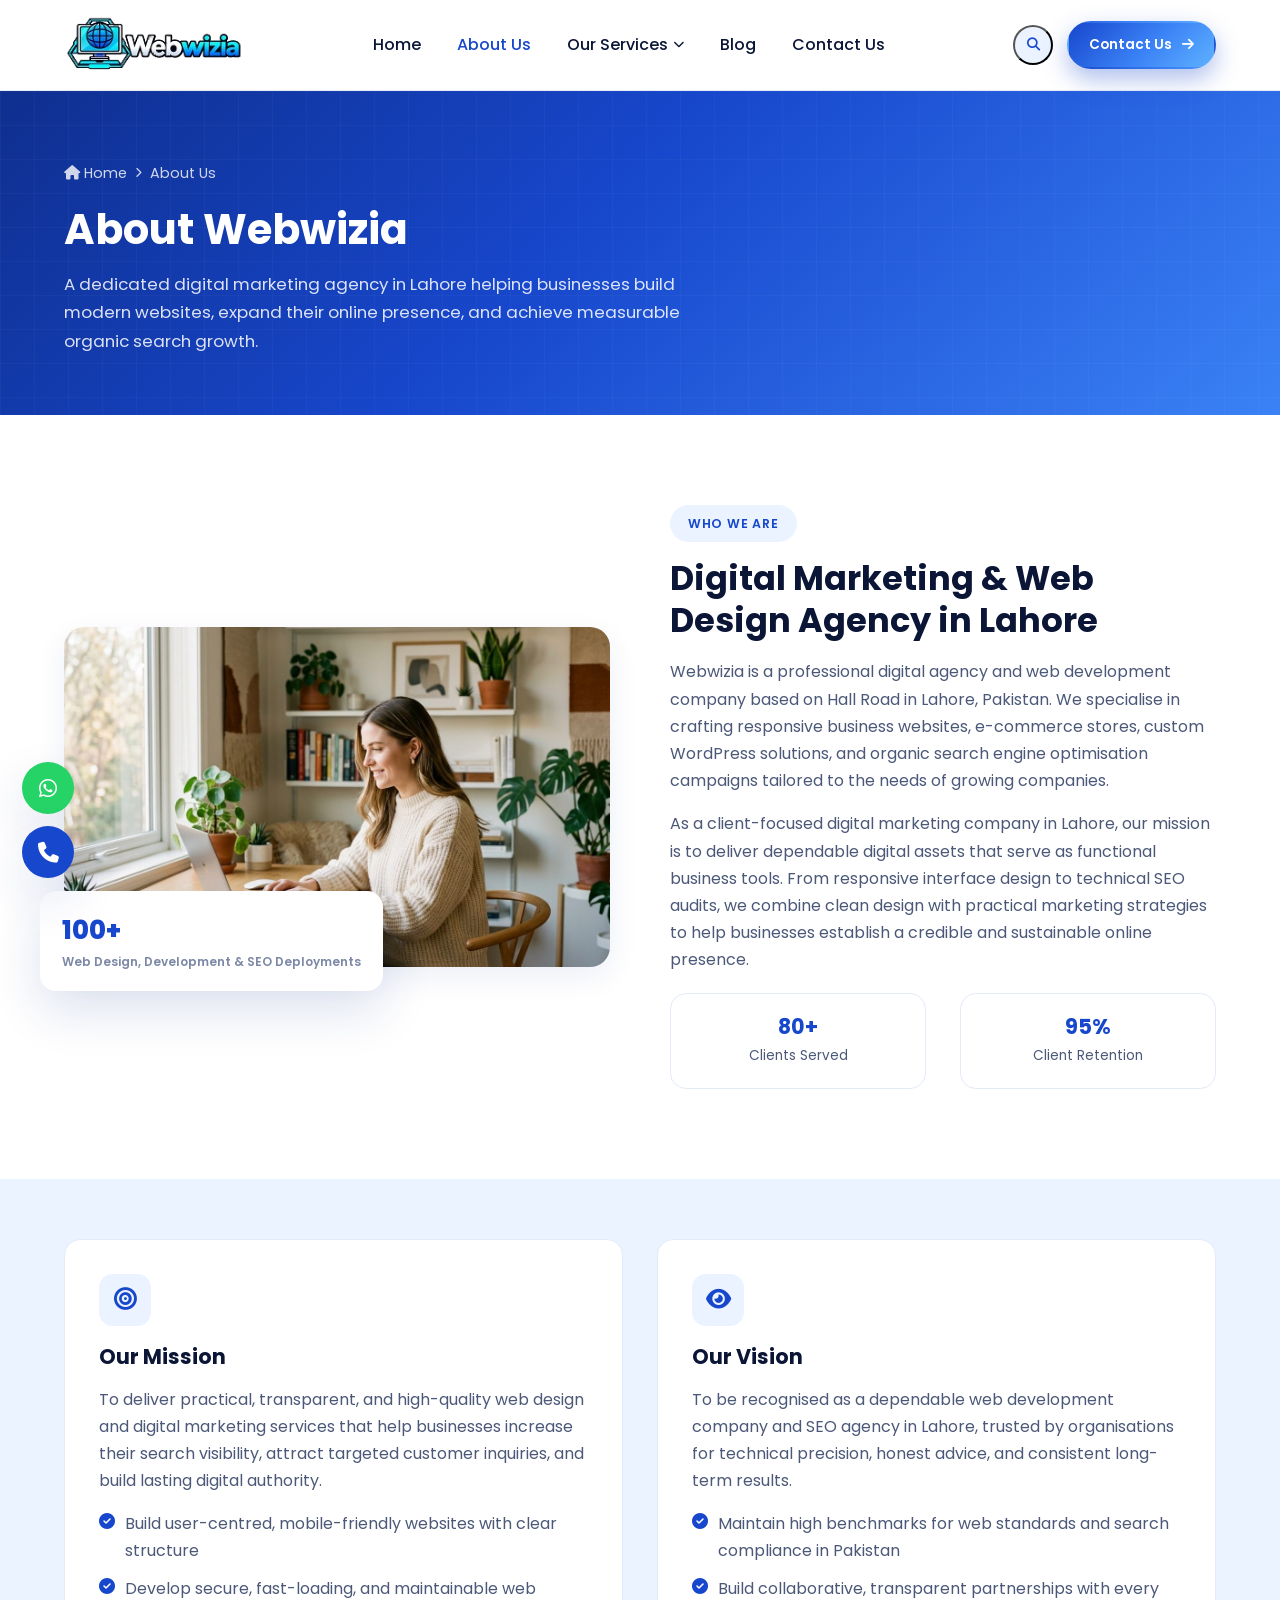
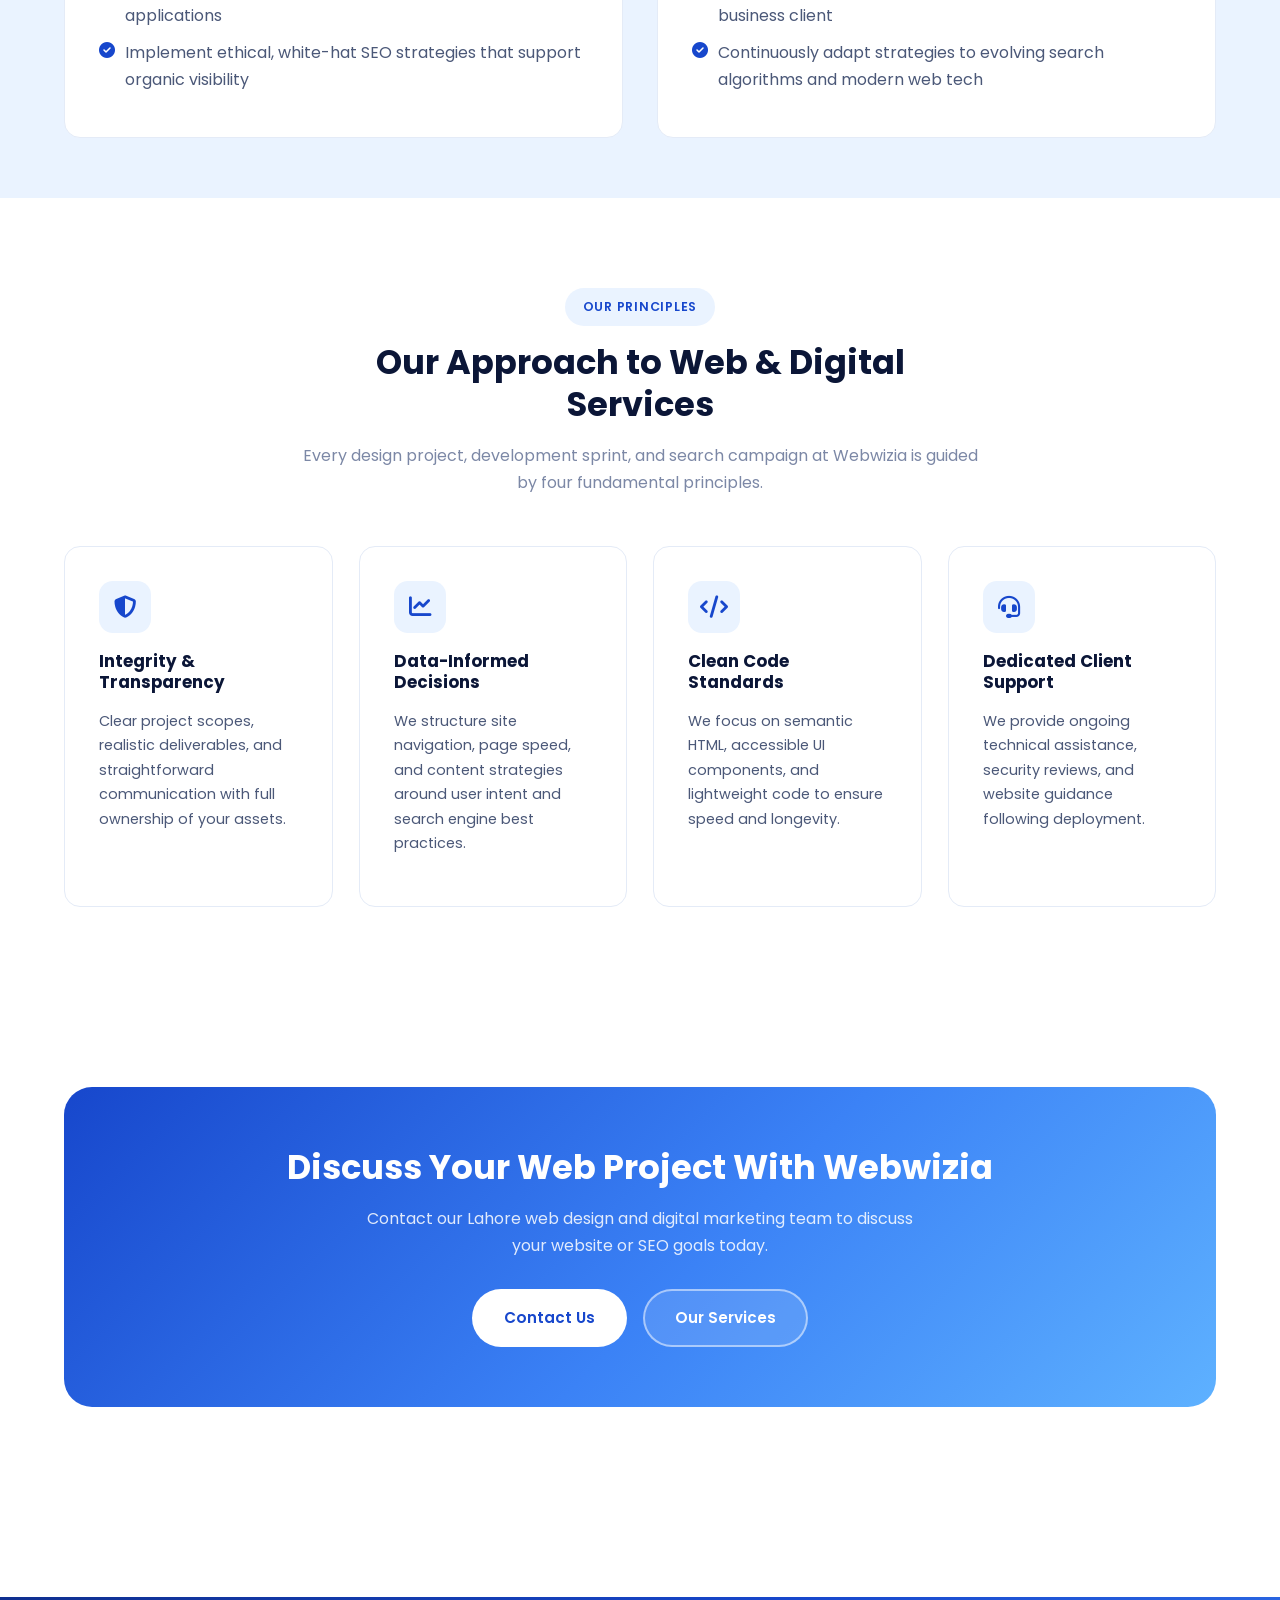
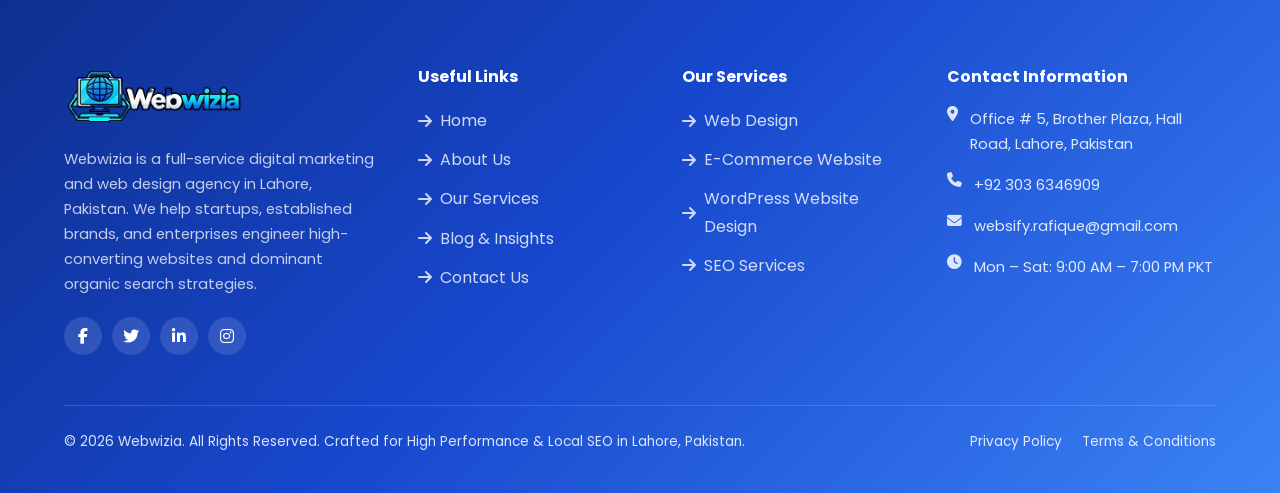
<file: about.html>
<!DOCTYPE html>
<html lang="en">
<head>
<meta charset="UTF-8">
<meta name="viewport" content="width=device-width, initial-scale=1.0">
<title>About Webwizia | Web Design &amp; Digital Marketing Agency in Lahore</title>
<meta name="description" content="Learn about Webwizia, a Lahore-based digital marketing agency helping Pakistani businesses build modern, high-performing websites and grow through organic SEO.">
<meta name="keywords" content="about webwizia, digital marketing agency lahore, web design company pakistan, seo agency lahore">
<link rel="icon" type="image/png" href="favicon.png">
<link rel="preconnect" href="https://fonts.googleapis.com">
<link href="https://fonts.googleapis.com/css2?family=Poppins:wght@300;400;500;600;700;800&display=swap" rel="stylesheet">
<link rel="stylesheet" href="https://cdnjs.cloudflare.com/ajax/libs/font-awesome/6.5.1/css/all.min.css">
<link rel="stylesheet" href="css/style.css">
</head>
<body>
  <header class="site-header">
    <div class="header-inner">
      <a href="index.html" class="logo"><img class="webwizia-logo-img" src="logo.png" alt="Webwizia - Digital Agency"></a>
      <nav class="main-nav">
        <ul>
          <li><a class="nav-link" href="index.html">Home</a></li>
          <li class="active"><a class="nav-link" href="about.html">About Us</a></li>
          <li class="has-dropdown">
            <a class="nav-link" href="services.html">Our Services <i class="fa-solid fa-chevron-down" style="font-size:.7rem"></i></a>
            <div class="dropdown">
              <a href="service-web-design.html">Web Design</a>
              <a href="service-ecommerce.html">E-Commerce Website</a>
              <a href="service-wordpress.html">WordPress Website Design</a>
              <a href="service-seo.html">SEO Services</a>
            </div>
          </li>
          <li><a class="nav-link" href="blog.html">Blog</a></li>
          <li><a class="nav-link" href="contact.html">Contact Us</a></li>
        </ul>
      </nav>
      <div class="header-actions">
        <button class="icon-btn" aria-label="Search"><i class="fa-solid fa-magnifying-glass"></i></button>
        <a href="contact.html" class="btn btn-primary btn-sm">Contact Us <i class="fa-solid fa-arrow-right"></i></a>
        <button class="menu-toggle" aria-label="Menu">&#9776;</button>
      </div>
    </div>
  </header>

  <section class="page-banner">
    <div class="container">
      <div class="breadcrumb"><a href="index.html"><i class="fa-solid fa-house"></i> Home</a> <i class="fa-solid fa-chevron-right" style="font-size:.65rem"></i> <span>About Us</span></div>
      <h1>About Webwizia</h1>
      <p class="lead">A dedicated digital marketing agency in Lahore helping businesses build modern websites, expand their online presence, and achieve measurable organic search growth.</p>
    </div>
  </section>

  <section class="section">
    <div class="container">
      <div class="split">
        <div class="split-media" style="position:relative;">
          <img src="about-image.jpg" alt="Webwizia digital marketing consultant working in Lahore office">
          <div class="hero-badge"><div><div class="num">100+</div><div class="lbl">Web Design, Development &amp; SEO Deployments</div></div></div>
        </div>
        <div>
          <span class="tag">Who We Are</span>
          <h2>Digital Marketing &amp; Web Design Agency in Lahore</h2>
          <p>Webwizia is a professional digital agency and web development company based on Hall Road in Lahore, Pakistan. We specialise in crafting responsive business websites, e-commerce stores, custom WordPress solutions, and organic search engine optimisation campaigns tailored to the needs of growing companies.</p>
          <p>As a client-focused digital marketing company in Lahore, our mission is to deliver dependable digital assets that serve as functional business tools. From responsive interface design to technical SEO audits, we combine clean design with practical marketing strategies to help businesses establish a credible and sustainable online presence.</p>
          <div class="grid-2" style="margin-top:20px;">
            <div class="card" style="padding:20px;text-align:center;"><h3 style="color:var(--primary);margin-bottom:4px;">80+</h3><p style="margin:0;font-size:.85rem;">Clients Served</p></div>
            <div class="card" style="padding:20px;text-align:center;"><h3 style="color:var(--primary);margin-bottom:4px;">95%</h3><p style="margin:0;font-size:.85rem;">Client Retention</p></div>
          </div>
        </div>
      </div>
    </div>
  </section>

  <section class="section section-tight" style="background:var(--sky-light);">
    <div class="container">
      <div class="grid-2">
        <div class="card">
          <div class="icon-tile"><i class="fa-solid fa-bullseye"></i></div>
          <h3>Our Mission</h3>
          <p>To deliver practical, transparent, and high-quality web design and digital marketing services that help businesses increase their search visibility, attract targeted customer inquiries, and build lasting digital authority.</p>
          <ul class="check-list"><li><i class="fa-solid fa-circle-check"></i> Build user-centred, mobile-friendly websites with clear structure</li><li><i class="fa-solid fa-circle-check"></i> Develop secure, fast-loading, and maintainable web applications</li><li><i class="fa-solid fa-circle-check"></i> Implement ethical, white-hat SEO strategies that support organic visibility</li></ul>
        </div>
        <div class="card">
          <div class="icon-tile"><i class="fa-solid fa-eye"></i></div>
          <h3>Our Vision</h3>
          <p>To be recognised as a dependable web development company and SEO agency in Lahore, trusted by organisations for technical precision, honest advice, and consistent long-term results.</p>
          <ul class="check-list"><li><i class="fa-solid fa-circle-check"></i> Maintain high benchmarks for web standards and search compliance in Pakistan</li><li><i class="fa-solid fa-circle-check"></i> Build collaborative, transparent partnerships with every business client</li><li><i class="fa-solid fa-circle-check"></i> Continuously adapt strategies to evolving search algorithms and modern web tech</li></ul>
        </div>
      </div>
    </div>
  </section>

  <section class="section">
    <div class="container">
      <div class="section-head">
        <span class="tag">Our Principles</span>
        <h2>Our Approach to Web &amp; Digital Services</h2>
        <p>Every design project, development sprint, and search campaign at Webwizia is guided by four fundamental principles.</p>
      </div>
      <div class="grid-4">
        <div class="card"><div class="icon-tile"><i class="fa-solid fa-shield-halved"></i></div><h3 style="font-size:1.05rem;">Integrity &amp; Transparency</h3><p style="font-size:.9rem;">Clear project scopes, realistic deliverables, and straightforward communication with full ownership of your assets.</p></div>
        <div class="card"><div class="icon-tile"><i class="fa-solid fa-chart-line"></i></div><h3 style="font-size:1.05rem;">Data-Informed Decisions</h3><p style="font-size:.9rem;">We structure site navigation, page speed, and content strategies around user intent and search engine best practices.</p></div>
        <div class="card"><div class="icon-tile"><i class="fa-solid fa-code"></i></div><h3 style="font-size:1.05rem;">Clean Code Standards</h3><p style="font-size:.9rem;">We focus on semantic HTML, accessible UI components, and lightweight code to ensure speed and longevity.</p></div>
        <div class="card"><div class="icon-tile"><i class="fa-solid fa-headset"></i></div><h3 style="font-size:1.05rem;">Dedicated Client Support</h3><p style="font-size:.9rem;">We provide ongoing technical assistance, security reviews, and website guidance following deployment.</p></div>
      </div>
    </div>
  </section>

  <section class="section">
    <div class="container">
      <div class="cta-band">
        <h2>Discuss Your Web Project With Webwizia</h2>
        <p>Contact our Lahore web design and digital marketing team to discuss your website or SEO goals today.</p>
        <div class="cta-actions">
          <a href="contact.html" class="btn btn-white">Contact Us</a>
          <a href="services.html" class="btn btn-ghost-light">Our Services</a>
        </div>
      </div>
    </div>
  </section>

  <footer class="site-footer">
    <div class="container">
      <div class="footer-grid">
        <div>
          <a href="index.html" class="logo footer-logo"><img class="webwizia-logo-img" src="logo.png" alt="Webwizia - Digital Agency"></a>
          <p style="color:rgba(255,255,255,.75);font-size:.92rem;">Webwizia is a full-service digital marketing and web design agency in Lahore, Pakistan. We help startups, established brands, and enterprises engineer high-converting websites and dominant organic search strategies.</p>
          <div class="social-row">
            <a href="https://www.facebook.com" target="_blank" rel="noopener" aria-label="Facebook"><i class="fa-brands fa-facebook-f"></i></a>
            <a href="https://twitter.com" target="_blank" rel="noopener" aria-label="Twitter"><i class="fa-brands fa-twitter"></i></a>
            <a href="https://www.linkedin.com" target="_blank" rel="noopener" aria-label="LinkedIn"><i class="fa-brands fa-linkedin-in"></i></a>
            <a href="https://www.instagram.com" target="_blank" rel="noopener" aria-label="Instagram"><i class="fa-brands fa-instagram"></i></a>
          </div>
        </div>
        <div>
          <h4>Useful Links</h4>
          <ul class="footer-links">
            <li><a href="index.html"><i class="fa-solid fa-arrow-right"></i> Home</a></li>
            <li><a href="about.html"><i class="fa-solid fa-arrow-right"></i> About Us</a></li>
            <li><a href="services.html"><i class="fa-solid fa-arrow-right"></i> Our Services</a></li>
            <li><a href="blog.html"><i class="fa-solid fa-arrow-right"></i> Blog &amp; Insights</a></li>
            <li><a href="contact.html"><i class="fa-solid fa-arrow-right"></i> Contact Us</a></li>
          </ul>
        </div>
        <div>
          <h4>Our Services</h4>
          <ul class="footer-links">
            <li><a href="service-web-design.html"><i class="fa-solid fa-arrow-right"></i> Web Design</a></li>
            <li><a href="service-ecommerce.html"><i class="fa-solid fa-arrow-right"></i> E-Commerce Website</a></li>
            <li><a href="service-wordpress.html"><i class="fa-solid fa-arrow-right"></i> WordPress Website Design</a></li>
            <li><a href="service-seo.html"><i class="fa-solid fa-arrow-right"></i> SEO Services</a></li>
          </ul>
        </div>
        <div>
          <h4>Contact Information</h4>
          <ul class="footer-contact">
            <li><i class="fa-solid fa-location-dot"></i> Office # 5, Brother Plaza, Hall Road, Lahore, Pakistan</li>
            <li><i class="fa-solid fa-phone"></i> +92 303 6346909</li>
            <li><i class="fa-solid fa-envelope"></i> websify.rafique@gmail.com</li>
            <li><i class="fa-solid fa-clock"></i> Mon &ndash; Sat: 9:00 AM &ndash; 7:00 PM PKT</li>
          </ul>
        </div>
      </div>
      <div class="footer-bottom">
        <p>&copy; 2026 Webwizia. All Rights Reserved. Crafted for High Performance &amp; Local SEO in Lahore, Pakistan.</p>
        <div style="display:flex;gap:20px;">
          <a href="contact.html#contactForm">Privacy Policy</a>
          <a href="contact.html#contactForm">Terms &amp; Conditions</a>
        </div>
      </div>
    </div>
  </footer>
  <div class="floating-btns">
    <a href="https://wa.me/923036346909" class="fab-whatsapp" aria-label="WhatsApp"><i class="fa-brands fa-whatsapp"></i></a>
    <a href="tel:+923036346909" class="fab-call" aria-label="Call"><i class="fa-solid fa-phone"></i></a>
  </div>
  <button class="back-to-top" aria-label="Back to top"><i class="fa-solid fa-arrow-up"></i></button>
  <script src="js/main.js"></script>
</body>
</html>
</file>
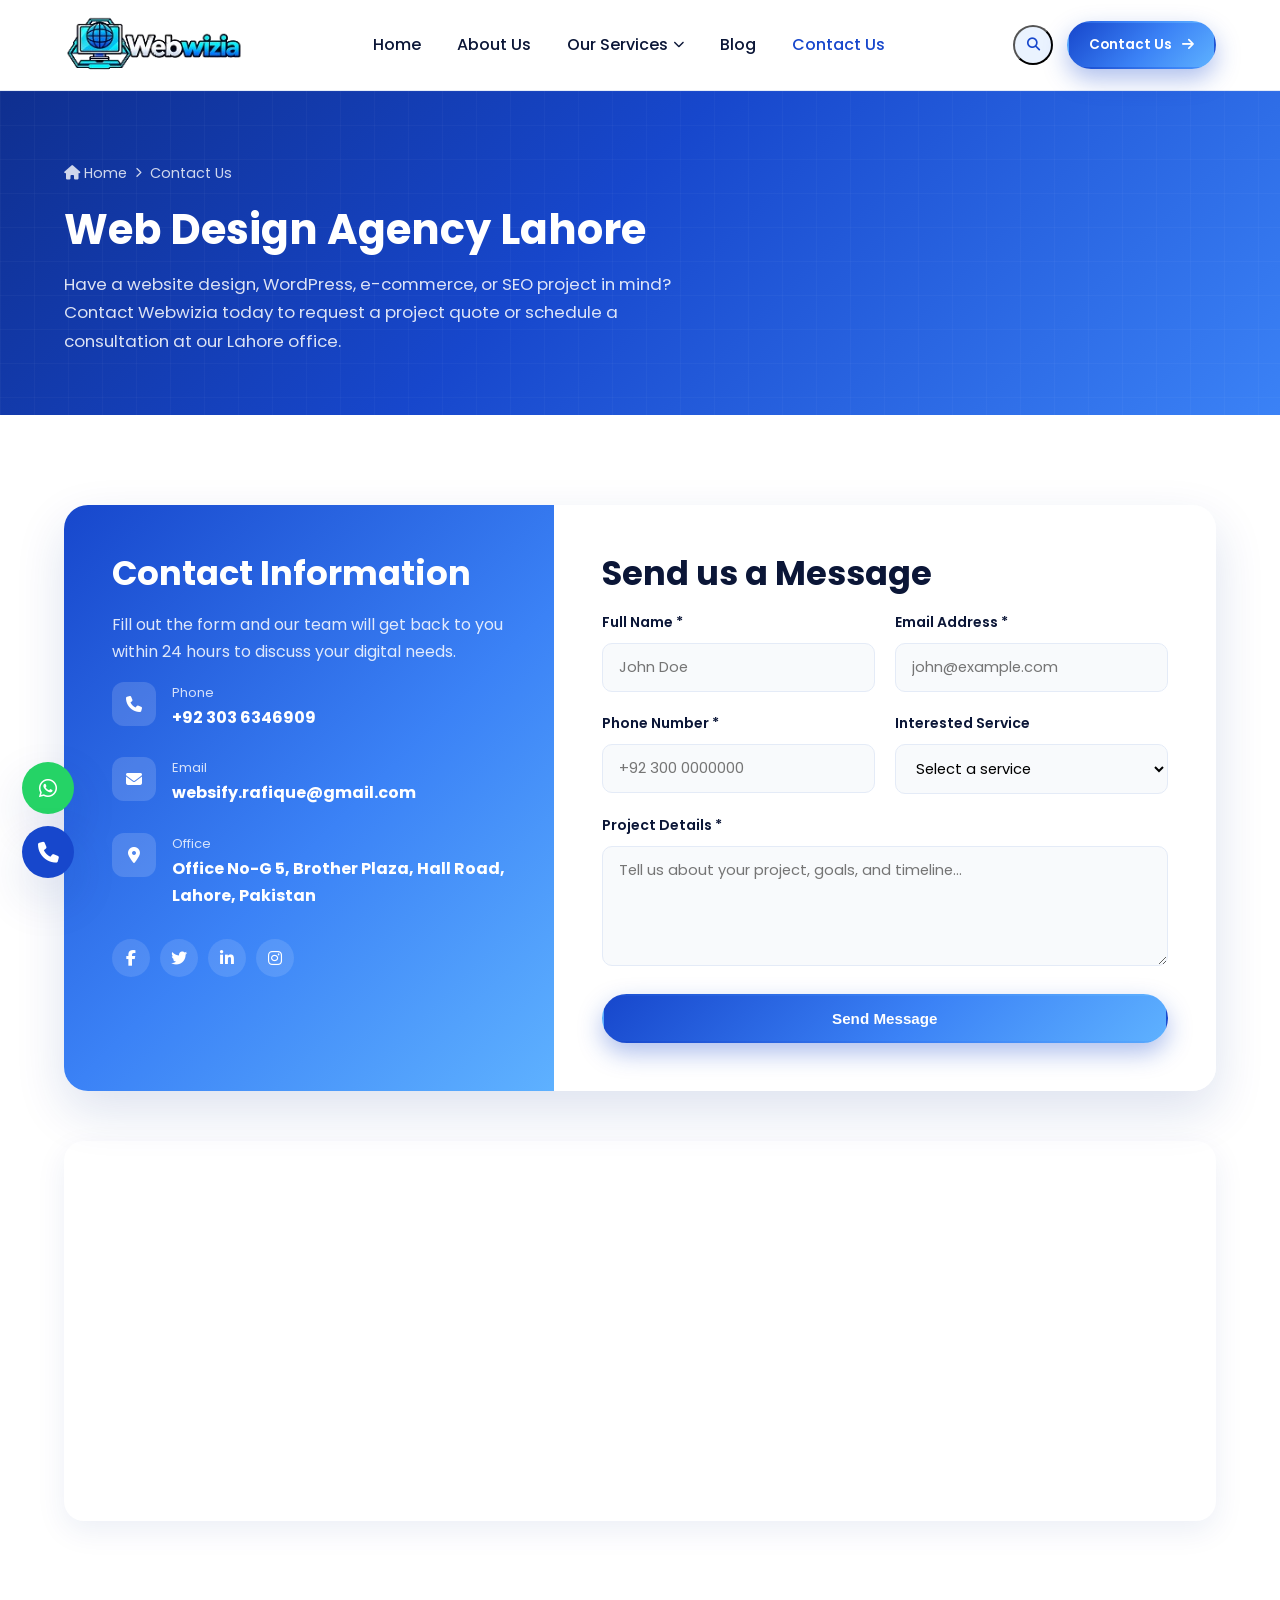
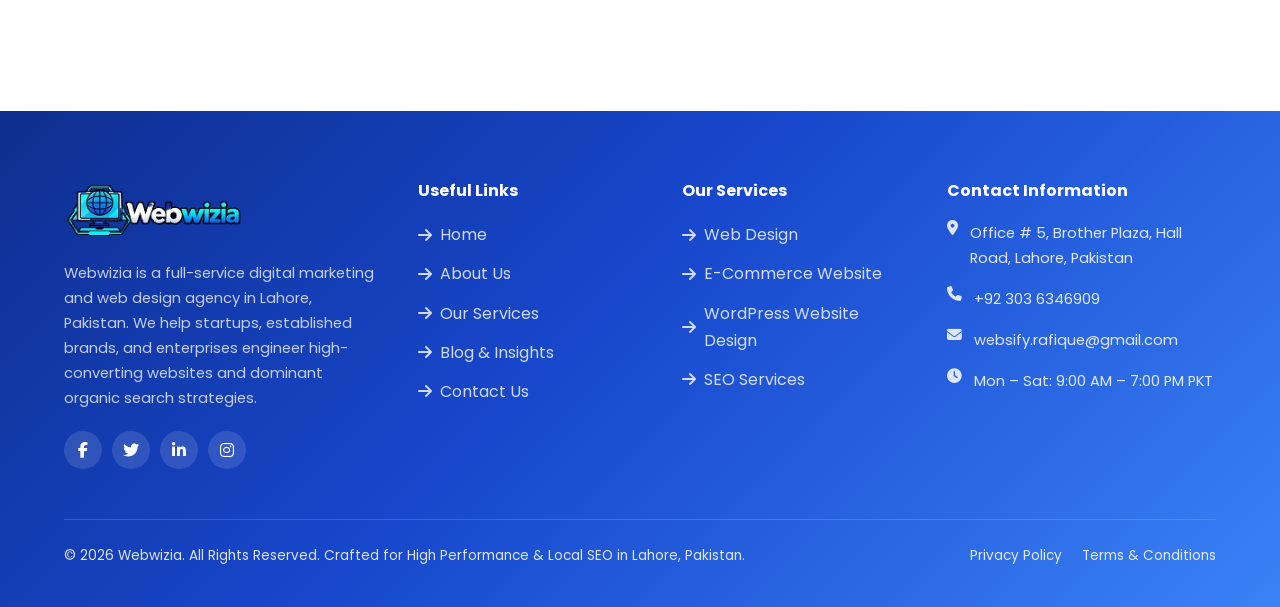
<file: contact.html>
<!DOCTYPE html>
<html lang="en">
<head>
<meta charset="UTF-8">
<meta name="viewport" content="width=device-width, initial-scale=1.0">
<title>Contact Us | Webwizia Web Design Agency in Lahore</title>
<meta name="description" content="Contact Webwizia for web design, e-commerce development, WordPress websites, and SEO services in Lahore, Pakistan. Call +92 303 6346909 or send us a message.">
<meta name="keywords" content="contact webwizia, web design agency lahore contact, hall road lahore web design">
<link rel="icon" type="image/png" href="favicon.png">
<link rel="preconnect" href="https://fonts.googleapis.com">
<link href="https://fonts.googleapis.com/css2?family=Poppins:wght@300;400;500;600;700;800&display=swap" rel="stylesheet">
<link rel="stylesheet" href="https://cdnjs.cloudflare.com/ajax/libs/font-awesome/6.5.1/css/all.min.css">
<link rel="stylesheet" href="css/style.css">
</head>
<body>
  <header class="site-header">
    <div class="header-inner">
      <a href="index.html" class="logo"><img class="webwizia-logo-img" src="logo.png" alt="Webwizia - Digital Agency"></a>
      <nav class="main-nav">
        <ul>
          <li><a class="nav-link" href="index.html">Home</a></li>
          <li><a class="nav-link" href="about.html">About Us</a></li>
          <li class="has-dropdown">
            <a class="nav-link" href="services.html">Our Services <i class="fa-solid fa-chevron-down" style="font-size:.7rem"></i></a>
            <div class="dropdown">
              <a href="service-web-design.html">Web Design</a>
              <a href="service-ecommerce.html">E-Commerce Website</a>
              <a href="service-wordpress.html">WordPress Website Design</a>
              <a href="service-seo.html">SEO Services</a>
            </div>
          </li>
          <li><a class="nav-link" href="blog.html">Blog</a></li>
          <li class="active"><a class="nav-link" href="contact.html">Contact Us</a></li>
        </ul>
      </nav>
      <div class="header-actions">
        <button class="icon-btn" aria-label="Search"><i class="fa-solid fa-magnifying-glass"></i></button>
        <a href="contact.html" class="btn btn-primary btn-sm">Contact Us <i class="fa-solid fa-arrow-right"></i></a>
        <button class="menu-toggle" aria-label="Menu">&#9776;</button>
      </div>
    </div>
  </header>

  <section class="page-banner">
    <div class="container">
      <div class="breadcrumb"><a href="index.html"><i class="fa-solid fa-house"></i> Home</a> <i class="fa-solid fa-chevron-right" style="font-size:.65rem"></i> <span>Contact Us</span></div>
      <h1>Web Design Agency Lahore</h1>
      <p class="lead">Have a website design, WordPress, e-commerce, or SEO project in mind? Contact Webwizia today to request a project quote or schedule a consultation at our Lahore office.</p>
    </div>
  </section>

  <section class="section">
    <div class="container">
      <div class="contact-wrap">
        <div class="contact-info">
          <h2>Contact Information</h2>
          <p style="color:rgba(255,255,255,.85);">Fill out the form and our team will get back to you within 24 hours to discuss your digital needs.</p>
          <div class="contact-item"><div class="ic"><i class="fa-solid fa-phone"></i></div><div><div style="font-size:.82rem;opacity:.8;">Phone</div><strong>+92 303 6346909</strong></div></div>
          <div class="contact-item"><div class="ic"><i class="fa-solid fa-envelope"></i></div><div><div style="font-size:.82rem;opacity:.8;">Email</div><strong>websify.rafique@gmail.com</strong></div></div>
          <div class="contact-item"><div class="ic"><i class="fa-solid fa-location-dot"></i></div><div><div style="font-size:.82rem;opacity:.8;">Office</div><strong>Office No-G 5, Brother Plaza, Hall Road, Lahore, Pakistan</strong></div></div>
          <div class="social-row" style="margin-top:30px;">
            <a href="https://www.facebook.com" target="_blank" rel="noopener"><i class="fa-brands fa-facebook-f"></i></a>
            <a href="https://twitter.com" target="_blank" rel="noopener"><i class="fa-brands fa-twitter"></i></a>
            <a href="https://www.linkedin.com" target="_blank" rel="noopener"><i class="fa-brands fa-linkedin-in"></i></a>
            <a href="https://www.instagram.com" target="_blank" rel="noopener"><i class="fa-brands fa-instagram"></i></a>
          </div>
        </div>
        <div class="contact-form">
          <h2>Send us a Message</h2>
          <form id="contactForm">
            <div class="form-row">
              <div class="form-group"><label>Full Name *</label><input type="text" placeholder="John Doe" required></div>
              <div class="form-group"><label>Email Address *</label><input type="email" placeholder="john@example.com" required></div>
            </div>
            <div class="form-row">
              <div class="form-group"><label>Phone Number *</label><input type="tel" placeholder="+92 300 0000000" required></div>
              <div class="form-group"><label>Interested Service</label>
                <select>
                  <option>Select a service</option>
                  <option>Web Design</option>
                  <option>E-Commerce Website</option>
                  <option>WordPress Website Design</option>
                  <option>SEO Services</option>
                </select>
              </div>
            </div>
            <div class="form-group" style="margin-bottom:20px;"><label>Project Details *</label><textarea placeholder="Tell us about your project, goals, and timeline..." required></textarea></div>
            <button type="submit" class="btn btn-primary" style="width:100%;">Send Message</button>
          </form>
        </div>
      </div>

      <div class="map-embed">
        <iframe src="https://www.google.com/maps?q=Hall%20Road%2C%20Lahore%2C%20Pakistan&output=embed" loading="lazy" title="Webwizia office location on Hall Road, Lahore"></iframe>
      </div>
    </div>
  </section>

  <footer class="site-footer">
    <div class="container">
      <div class="footer-grid">
        <div>
          <a href="index.html" class="logo footer-logo"><img class="webwizia-logo-img" src="logo.png" alt="Webwizia - Digital Agency"></a>
          <p style="color:rgba(255,255,255,.75);font-size:.92rem;">Webwizia is a full-service digital marketing and web design agency in Lahore, Pakistan. We help startups, established brands, and enterprises engineer high-converting websites and dominant organic search strategies.</p>
          <div class="social-row">
            <a href="https://www.facebook.com" target="_blank" rel="noopener" aria-label="Facebook"><i class="fa-brands fa-facebook-f"></i></a>
            <a href="https://twitter.com" target="_blank" rel="noopener" aria-label="Twitter"><i class="fa-brands fa-twitter"></i></a>
            <a href="https://www.linkedin.com" target="_blank" rel="noopener" aria-label="LinkedIn"><i class="fa-brands fa-linkedin-in"></i></a>
            <a href="https://www.instagram.com" target="_blank" rel="noopener" aria-label="Instagram"><i class="fa-brands fa-instagram"></i></a>
          </div>
        </div>
        <div>
          <h4>Useful Links</h4>
          <ul class="footer-links">
            <li><a href="index.html"><i class="fa-solid fa-arrow-right"></i> Home</a></li>
            <li><a href="about.html"><i class="fa-solid fa-arrow-right"></i> About Us</a></li>
            <li><a href="services.html"><i class="fa-solid fa-arrow-right"></i> Our Services</a></li>
            <li><a href="blog.html"><i class="fa-solid fa-arrow-right"></i> Blog &amp; Insights</a></li>
            <li><a href="contact.html"><i class="fa-solid fa-arrow-right"></i> Contact Us</a></li>
          </ul>
        </div>
        <div>
          <h4>Our Services</h4>
          <ul class="footer-links">
            <li><a href="service-web-design.html"><i class="fa-solid fa-arrow-right"></i> Web Design</a></li>
            <li><a href="service-ecommerce.html"><i class="fa-solid fa-arrow-right"></i> E-Commerce Website</a></li>
            <li><a href="service-wordpress.html"><i class="fa-solid fa-arrow-right"></i> WordPress Website Design</a></li>
            <li><a href="service-seo.html"><i class="fa-solid fa-arrow-right"></i> SEO Services</a></li>
          </ul>
        </div>
        <div>
          <h4>Contact Information</h4>
          <ul class="footer-contact">
            <li><i class="fa-solid fa-location-dot"></i> Office # 5, Brother Plaza, Hall Road, Lahore, Pakistan</li>
            <li><i class="fa-solid fa-phone"></i> +92 303 6346909</li>
            <li><i class="fa-solid fa-envelope"></i> websify.rafique@gmail.com</li>
            <li><i class="fa-solid fa-clock"></i> Mon &ndash; Sat: 9:00 AM &ndash; 7:00 PM PKT</li>
          </ul>
        </div>
      </div>
      <div class="footer-bottom">
        <p>&copy; 2026 Webwizia. All Rights Reserved. Crafted for High Performance &amp; Local SEO in Lahore, Pakistan.</p>
        <div style="display:flex;gap:20px;">
          <a href="contact.html#contactForm">Privacy Policy</a>
          <a href="contact.html#contactForm">Terms &amp; Conditions</a>
        </div>
      </div>
    </div>
  </footer>
  <div class="floating-btns">
    <a href="https://wa.me/923036346909" class="fab-whatsapp" aria-label="WhatsApp"><i class="fa-brands fa-whatsapp"></i></a>
    <a href="tel:+923036346909" class="fab-call" aria-label="Call"><i class="fa-solid fa-phone"></i></a>
  </div>
  <button class="back-to-top" aria-label="Back to top"><i class="fa-solid fa-arrow-up"></i></button>
  <script src="js/main.js"></script>
</body>
</html>
</file>
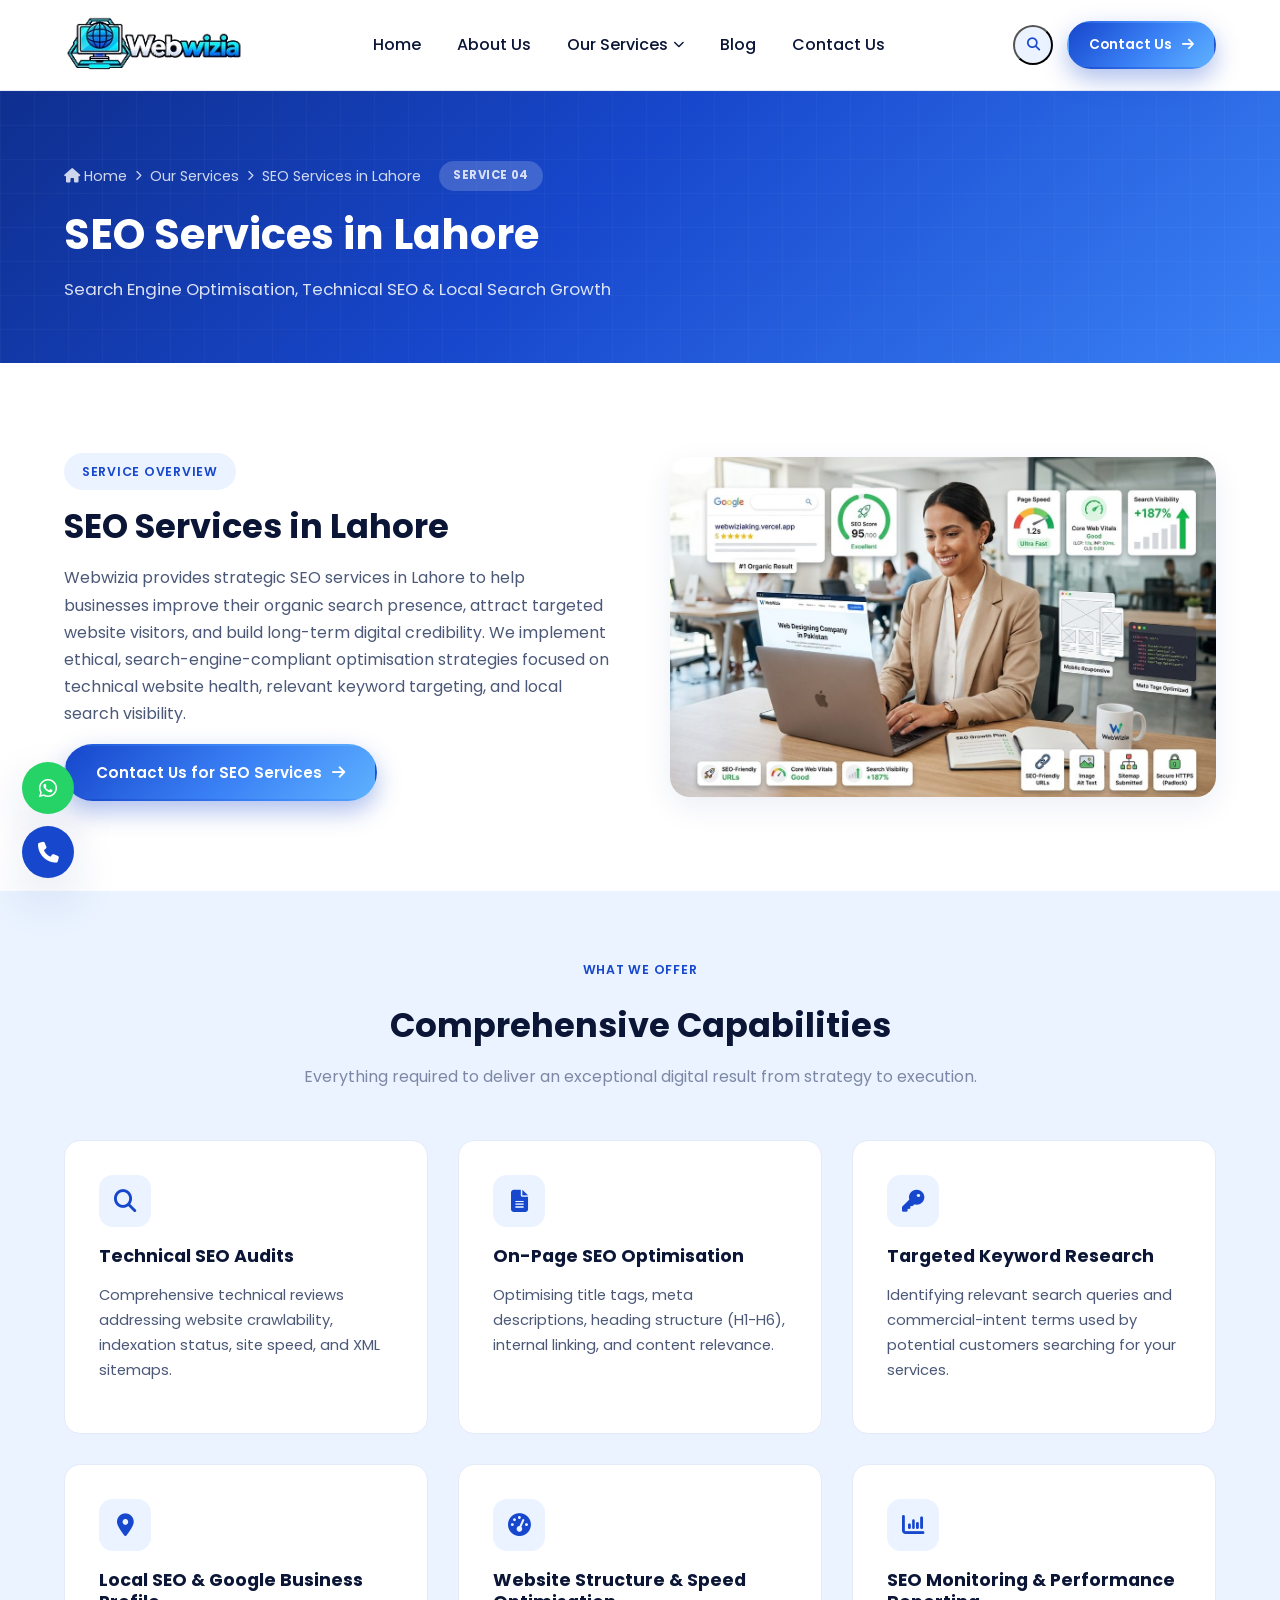
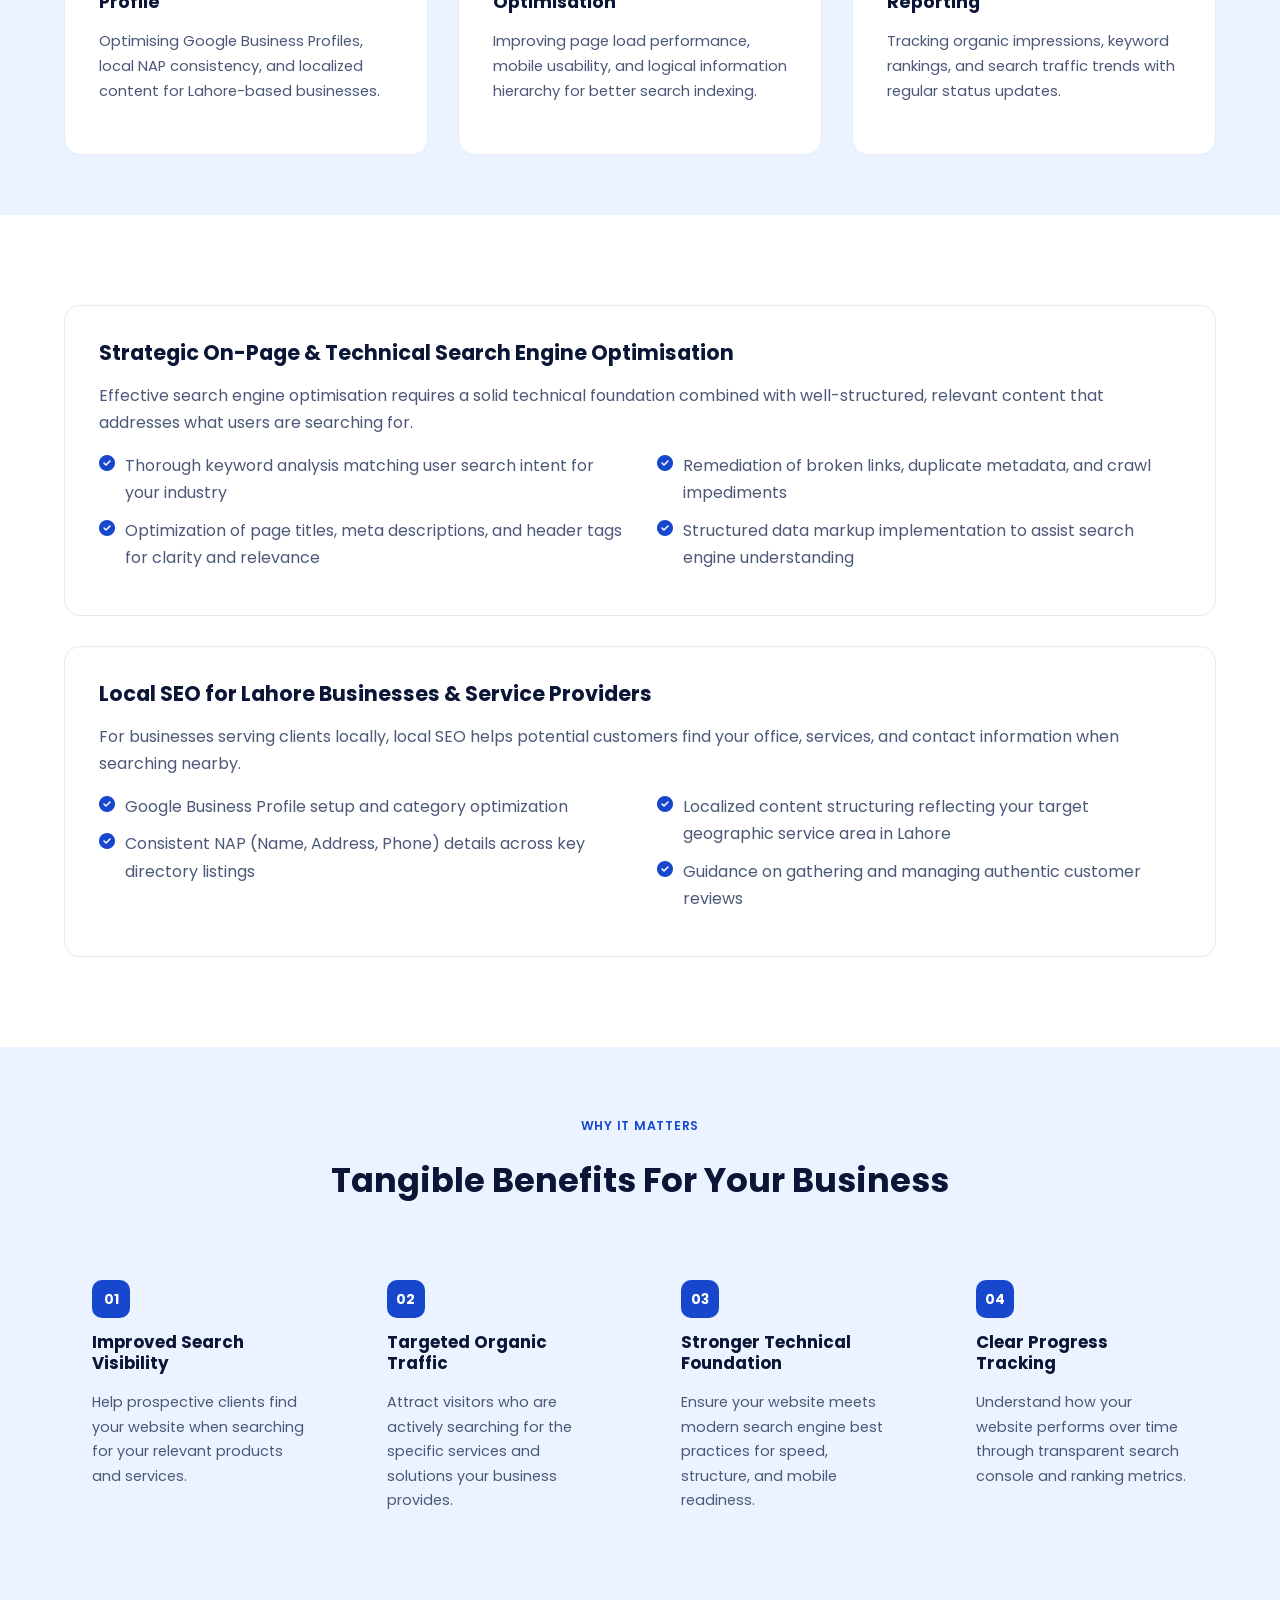
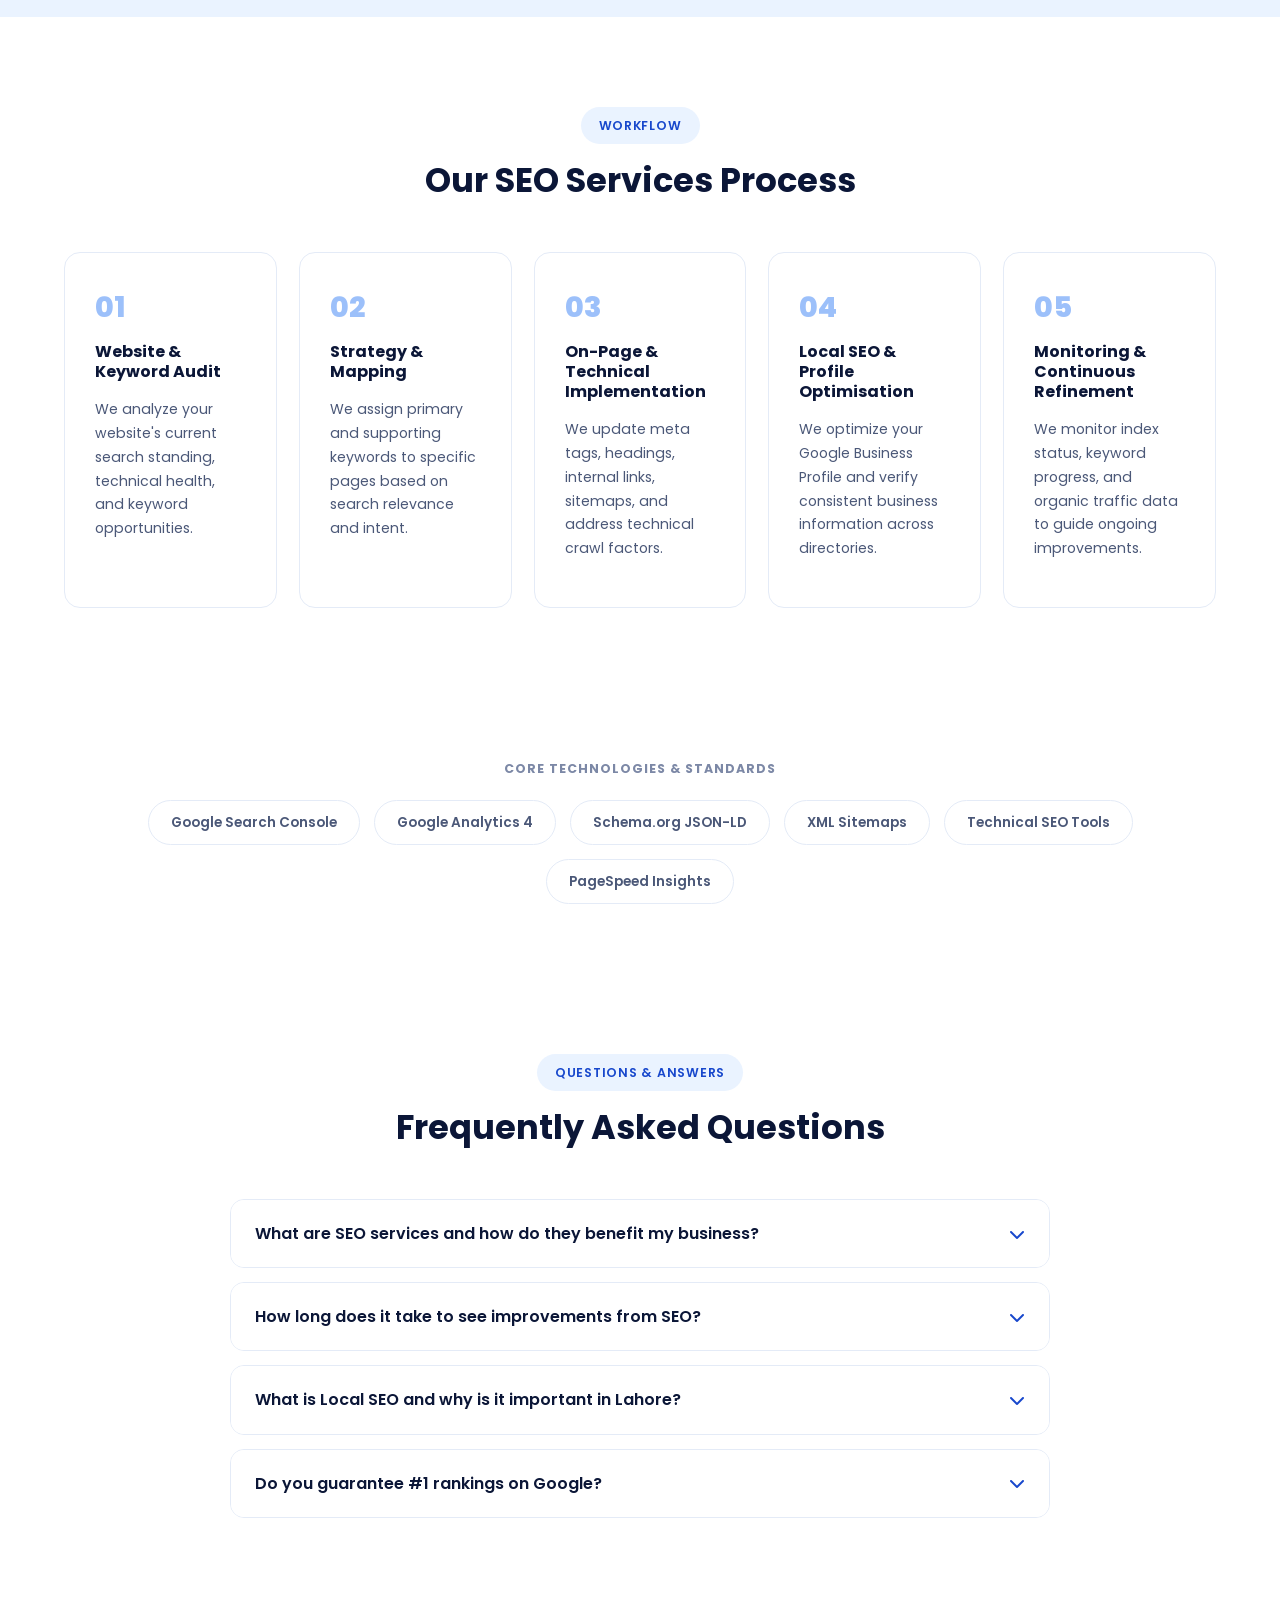
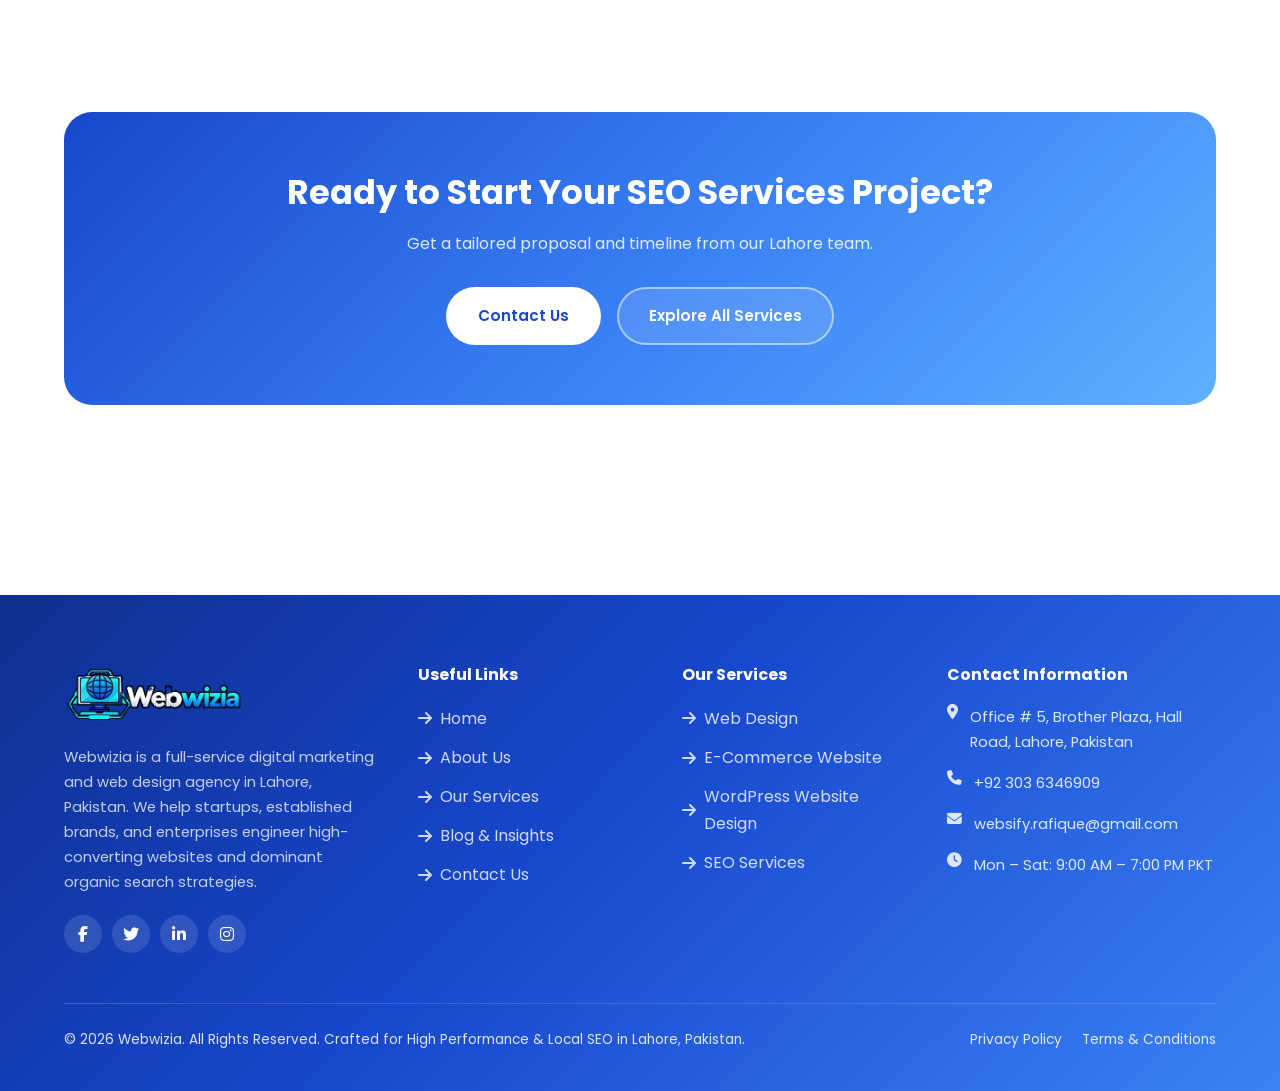
<file: service-seo.html>
<!DOCTYPE html>
<html lang="en">
<head>
<meta charset="UTF-8">
<meta name="viewport" content="width=device-width, initial-scale=1.0">
<title>SEO Services in Lahore | Technical &amp; Local SEO | Webwizia</title>
<meta name="description" content="Webwizia offers professional SEO services in Lahore including technical SEO audits, on-page optimisation, keyword research, and local SEO for Pakistani businesses.">
<meta name="keywords" content="seo services lahore, local seo pakistan, technical seo audit, seo agency lahore">
<link rel="icon" type="image/png" href="favicon.png">
<link rel="preconnect" href="https://fonts.googleapis.com">
<link href="https://fonts.googleapis.com/css2?family=Poppins:wght@300;400;500;600;700;800&display=swap" rel="stylesheet">
<link rel="stylesheet" href="https://cdnjs.cloudflare.com/ajax/libs/font-awesome/6.5.1/css/all.min.css">
<link rel="stylesheet" href="css/style.css">
</head>
<body>
  <header class="site-header">
    <div class="header-inner">
      <a href="index.html" class="logo"><img class="webwizia-logo-img" src="logo.png" alt="Webwizia - Digital Agency"></a>
      <nav class="main-nav">
        <ul>
          <li><a class="nav-link" href="index.html">Home</a></li>
          <li><a class="nav-link" href="about.html">About Us</a></li>
          <li class="has-dropdown open">
            <a class="nav-link" href="services.html">Our Services <i class="fa-solid fa-chevron-down" style="font-size:.7rem"></i></a>
            <div class="dropdown">
              <a href="service-web-design.html">Web Design</a>
              <a href="service-ecommerce.html">E-Commerce Website</a>
              <a href="service-wordpress.html">WordPress Website Design</a>
              <a href="service-seo.html">SEO Services</a>
            </div>
          </li>
          <li><a class="nav-link" href="blog.html">Blog</a></li>
          <li><a class="nav-link" href="contact.html">Contact Us</a></li>
        </ul>
      </nav>
      <div class="header-actions">
        <button class="icon-btn" aria-label="Search"><i class="fa-solid fa-magnifying-glass"></i></button>
        <a href="contact.html" class="btn btn-primary btn-sm">Contact Us <i class="fa-solid fa-arrow-right"></i></a>
        <button class="menu-toggle" aria-label="Menu">&#9776;</button>
      </div>
    </div>
  </header>

  <section class="page-banner">
    <div class="container">
      <div class="breadcrumb"><a href="index.html"><i class="fa-solid fa-house"></i> Home</a> <i class="fa-solid fa-chevron-right" style="font-size:.65rem"></i> <a href="services.html">Our Services</a> <i class="fa-solid fa-chevron-right" style="font-size:.65rem"></i> <span>SEO Services in Lahore</span> <span class="service-badge">SERVICE 04</span></div>
      <h1>SEO Services in Lahore</h1>
      <p class="lead">Search Engine Optimisation, Technical SEO &amp; Local Search Growth</p>
    </div>
  </section>

  <section class="section">
    <div class="container">
      <div class="split">
        <div>
          <span class="tag">Service Overview</span>
          <h2>SEO Services in Lahore</h2>
          <p>Webwizia provides strategic SEO services in Lahore to help businesses improve their organic search presence, attract targeted website visitors, and build long-term digital credibility. We implement ethical, search-engine-compliant optimisation strategies focused on technical website health, relevant keyword targeting, and local search visibility.</p>
          <a href="contact.html" class="btn btn-primary">Contact Us for SEO Services <i class="fa-solid fa-arrow-right"></i></a>
        </div>
        <div class="split-media"><img src="seo-image.jpg" alt="SEO Services in Lahore"></div>
      </div>
    </div>
  </section>

  <section class="section section-tight" style="background:var(--sky-light);">
    <div class="container">
      <div class="section-head">
        <span class="tag">What We Offer</span>
        <h2>Comprehensive Capabilities</h2>
        <p>Everything required to deliver an exceptional digital result from strategy to execution.</p>
      </div>
      <div class="grid-3"><div class="card"><div class="icon-tile"><i class="fa-solid fa-magnifying-glass"></i></div><h3 style="font-size:1.1rem;">Technical SEO Audits</h3><p style="font-size:.92rem;">Comprehensive technical reviews addressing website crawlability, indexation status, site speed, and XML sitemaps.</p></div><div class="card"><div class="icon-tile"><i class="fa-solid fa-file-lines"></i></div><h3 style="font-size:1.1rem;">On-Page SEO Optimisation</h3><p style="font-size:.92rem;">Optimising title tags, meta descriptions, heading structure (H1-H6), internal linking, and content relevance.</p></div><div class="card"><div class="icon-tile"><i class="fa-solid fa-key"></i></div><h3 style="font-size:1.1rem;">Targeted Keyword Research</h3><p style="font-size:.92rem;">Identifying relevant search queries and commercial-intent terms used by potential customers searching for your services.</p></div><div class="card"><div class="icon-tile"><i class="fa-solid fa-location-dot"></i></div><h3 style="font-size:1.1rem;">Local SEO &amp; Google Business Profile</h3><p style="font-size:.92rem;">Optimising Google Business Profiles, local NAP consistency, and localized content for Lahore-based businesses.</p></div><div class="card"><div class="icon-tile"><i class="fa-solid fa-gauge-high"></i></div><h3 style="font-size:1.1rem;">Website Structure &amp; Speed Optimisation</h3><p style="font-size:.92rem;">Improving page load performance, mobile usability, and logical information hierarchy for better search indexing.</p></div><div class="card"><div class="icon-tile"><i class="fa-solid fa-chart-column"></i></div><h3 style="font-size:1.1rem;">SEO Monitoring &amp; Performance Reporting</h3><p style="font-size:.92rem;">Tracking organic impressions, keyword rankings, and search traffic trends with regular status updates.</p></div></div>
    </div>
  </section>

  <section class="section">
    <div class="container">
      <div class="card" style="margin-bottom:30px;">
        <h3>Strategic On-Page &amp; Technical Search Engine Optimisation</h3>
        <p>Effective search engine optimisation requires a solid technical foundation combined with well-structured, relevant content that addresses what users are searching for.</p>
        <div class="grid-2"><ul class="check-list"><li><i class="fa-solid fa-circle-check"></i> Thorough keyword analysis matching user search intent for your industry</li><li><i class="fa-solid fa-circle-check"></i> Optimization of page titles, meta descriptions, and header tags for clarity and relevance</li></ul><ul class="check-list"><li><i class="fa-solid fa-circle-check"></i> Remediation of broken links, duplicate metadata, and crawl impediments</li><li><i class="fa-solid fa-circle-check"></i> Structured data markup implementation to assist search engine understanding</li></ul></div>
      </div>
      <div class="card">
        <h3>Local SEO for Lahore Businesses &amp; Service Providers</h3>
        <p>For businesses serving clients locally, local SEO helps potential customers find your office, services, and contact information when searching nearby.</p>
        <div class="grid-2"><ul class="check-list"><li><i class="fa-solid fa-circle-check"></i> Google Business Profile setup and category optimization</li><li><i class="fa-solid fa-circle-check"></i> Consistent NAP (Name, Address, Phone) details across key directory listings</li></ul><ul class="check-list"><li><i class="fa-solid fa-circle-check"></i> Localized content structuring reflecting your target geographic service area in Lahore</li><li><i class="fa-solid fa-circle-check"></i> Guidance on gathering and managing authentic customer reviews</li></ul></div>
      </div>
    </div>
  </section>

  <section class="section section-tight" style="background:var(--sky-light);">
    <div class="container">
      <div class="section-head">
        <span class="tag">Why It Matters</span>
        <h2>Tangible Benefits For Your Business</h2>
      </div>
      <div class="grid-4"><div class="benefit-card"><div class="num-badge">01</div><h3 style="font-size:1.05rem;">Improved Search Visibility</h3><p style="font-size:.9rem;">Help prospective clients find your website when searching for your relevant products and services.</p></div><div class="benefit-card"><div class="num-badge">02</div><h3 style="font-size:1.05rem;">Targeted Organic Traffic</h3><p style="font-size:.9rem;">Attract visitors who are actively searching for the specific services and solutions your business provides.</p></div><div class="benefit-card"><div class="num-badge">03</div><h3 style="font-size:1.05rem;">Stronger Technical Foundation</h3><p style="font-size:.9rem;">Ensure your website meets modern search engine best practices for speed, structure, and mobile readiness.</p></div><div class="benefit-card"><div class="num-badge">04</div><h3 style="font-size:1.05rem;">Clear Progress Tracking</h3><p style="font-size:.9rem;">Understand how your website performs over time through transparent search console and ranking metrics.</p></div></div>
    </div>
  </section>

  <section class="section">
    <div class="container">
      <div class="section-head">
        <span class="tag">Workflow</span>
        <h2>Our SEO Services Process</h2>
      </div>
      <div class="grid-5"><div class="step-card"><div class="step-num">01</div><h3 style="font-size:1rem;">Website &amp; Keyword Audit</h3><p style="font-size:.88rem;">We analyze your website's current search standing, technical health, and keyword opportunities.</p></div><div class="step-card"><div class="step-num">02</div><h3 style="font-size:1rem;">Strategy &amp; Mapping</h3><p style="font-size:.88rem;">We assign primary and supporting keywords to specific pages based on search relevance and intent.</p></div><div class="step-card"><div class="step-num">03</div><h3 style="font-size:1rem;">On-Page &amp; Technical Implementation</h3><p style="font-size:.88rem;">We update meta tags, headings, internal links, sitemaps, and address technical crawl factors.</p></div><div class="step-card"><div class="step-num">04</div><h3 style="font-size:1rem;">Local SEO &amp; Profile Optimisation</h3><p style="font-size:.88rem;">We optimize your Google Business Profile and verify consistent business information across directories.</p></div><div class="step-card"><div class="step-num">05</div><h3 style="font-size:1rem;">Monitoring &amp; Continuous Refinement</h3><p style="font-size:.88rem;">We monitor index status, keyword progress, and organic traffic data to guide ongoing improvements.</p></div></div>
    </div>
  </section>

  <section class="section-tight">
    <div class="container">
      <p class="text-center" style="text-transform:uppercase;font-size:.78rem;letter-spacing:.08em;color:var(--text-light);font-weight:700;margin-bottom:20px;">Core Technologies &amp; Standards</p>
      <div class="tech-strip"><span class="tech-pill">Google Search Console</span><span class="tech-pill">Google Analytics 4</span><span class="tech-pill">Schema.org JSON-LD</span><span class="tech-pill">XML Sitemaps</span><span class="tech-pill">Technical SEO Tools</span><span class="tech-pill">PageSpeed Insights</span></div>
    </div>
  </section>

  <section class="section">
    <div class="container">
      <div class="section-head">
        <span class="tag">Questions &amp; Answers</span>
        <h2>Frequently Asked Questions</h2>
      </div>
      <div style="max-width:820px;margin:0 auto;"><div class="faq-list"><div class="faq-item">
        <div class="faq-q">What are SEO services and how do they benefit my business? <i class="fa-solid fa-chevron-down"></i></div>
        <div class="faq-a"><p>SEO (Search Engine Optimisation) is the process of improving your website's visibility in organic search engine results. It helps potential customers discover your business when searching for your services online.</p></div>
      </div><div class="faq-item">
        <div class="faq-q">How long does it take to see improvements from SEO? <i class="fa-solid fa-chevron-down"></i></div>
        <div class="faq-a"><p>SEO is a long-term strategy. Most businesses begin to see measurable improvements in visibility and traffic within a few months of consistent optimisation.</p></div>
      </div><div class="faq-item">
        <div class="faq-q">What is Local SEO and why is it important in Lahore? <i class="fa-solid fa-chevron-down"></i></div>
        <div class="faq-a"><p>Local SEO helps your business appear in search results for people searching within your service area, which is essential for attracting nearby customers.</p></div>
      </div><div class="faq-item">
        <div class="faq-q">Do you guarantee #1 rankings on Google? <i class="fa-solid fa-chevron-down"></i></div>
        <div class="faq-a"><p>No ethical SEO agency can guarantee a specific ranking position, as search algorithms are controlled by Google. We focus on sustainable, white-hat strategies that build long-term visibility.</p></div>
      </div></div></div>
    </div>
  </section>

  <section class="section">
    <div class="container">
      <div class="cta-band">
        <h2>Ready to Start Your SEO Services Project?</h2>
        <p>Get a tailored proposal and timeline from our Lahore team.</p>
        <div class="cta-actions">
          <a href="contact.html" class="btn btn-white">Contact Us</a>
          <a href="services.html" class="btn btn-ghost-light">Explore All Services</a>
        </div>
      </div>
    </div>
  </section>

  <footer class="site-footer">
    <div class="container">
      <div class="footer-grid">
        <div>
          <a href="index.html" class="logo footer-logo"><img class="webwizia-logo-img" src="logo.png" alt="Webwizia - Digital Agency"></a>
          <p style="color:rgba(255,255,255,.75);font-size:.92rem;">Webwizia is a full-service digital marketing and web design agency in Lahore, Pakistan. We help startups, established brands, and enterprises engineer high-converting websites and dominant organic search strategies.</p>
          <div class="social-row">
            <a href="https://www.facebook.com" target="_blank" rel="noopener" aria-label="Facebook"><i class="fa-brands fa-facebook-f"></i></a>
            <a href="https://twitter.com" target="_blank" rel="noopener" aria-label="Twitter"><i class="fa-brands fa-twitter"></i></a>
            <a href="https://www.linkedin.com" target="_blank" rel="noopener" aria-label="LinkedIn"><i class="fa-brands fa-linkedin-in"></i></a>
            <a href="https://www.instagram.com" target="_blank" rel="noopener" aria-label="Instagram"><i class="fa-brands fa-instagram"></i></a>
          </div>
        </div>
        <div>
          <h4>Useful Links</h4>
          <ul class="footer-links">
            <li><a href="index.html"><i class="fa-solid fa-arrow-right"></i> Home</a></li>
            <li><a href="about.html"><i class="fa-solid fa-arrow-right"></i> About Us</a></li>
            <li><a href="services.html"><i class="fa-solid fa-arrow-right"></i> Our Services</a></li>
            <li><a href="blog.html"><i class="fa-solid fa-arrow-right"></i> Blog &amp; Insights</a></li>
            <li><a href="contact.html"><i class="fa-solid fa-arrow-right"></i> Contact Us</a></li>
          </ul>
        </div>
        <div>
          <h4>Our Services</h4>
          <ul class="footer-links">
            <li><a href="service-web-design.html"><i class="fa-solid fa-arrow-right"></i> Web Design</a></li>
            <li><a href="service-ecommerce.html"><i class="fa-solid fa-arrow-right"></i> E-Commerce Website</a></li>
            <li><a href="service-wordpress.html"><i class="fa-solid fa-arrow-right"></i> WordPress Website Design</a></li>
            <li><a href="service-seo.html"><i class="fa-solid fa-arrow-right"></i> SEO Services</a></li>
          </ul>
        </div>
        <div>
          <h4>Contact Information</h4>
          <ul class="footer-contact">
            <li><i class="fa-solid fa-location-dot"></i> Office # 5, Brother Plaza, Hall Road, Lahore, Pakistan</li>
            <li><i class="fa-solid fa-phone"></i> +92 303 6346909</li>
            <li><i class="fa-solid fa-envelope"></i> websify.rafique@gmail.com</li>
            <li><i class="fa-solid fa-clock"></i> Mon &ndash; Sat: 9:00 AM &ndash; 7:00 PM PKT</li>
          </ul>
        </div>
      </div>
      <div class="footer-bottom">
        <p>&copy; 2026 Webwizia. All Rights Reserved. Crafted for High Performance &amp; Local SEO in Lahore, Pakistan.</p>
        <div style="display:flex;gap:20px;">
          <a href="contact.html#contactForm">Privacy Policy</a>
          <a href="contact.html#contactForm">Terms &amp; Conditions</a>
        </div>
      </div>
    </div>
  </footer>
  <div class="floating-btns">
    <a href="https://wa.me/923036346909" class="fab-whatsapp" aria-label="WhatsApp"><i class="fa-brands fa-whatsapp"></i></a>
    <a href="tel:+923036346909" class="fab-call" aria-label="Call"><i class="fa-solid fa-phone"></i></a>
  </div>
  <button class="back-to-top" aria-label="Back to top"><i class="fa-solid fa-arrow-up"></i></button>
  <script src="js/main.js"></script>
</body>
</html>
</file>
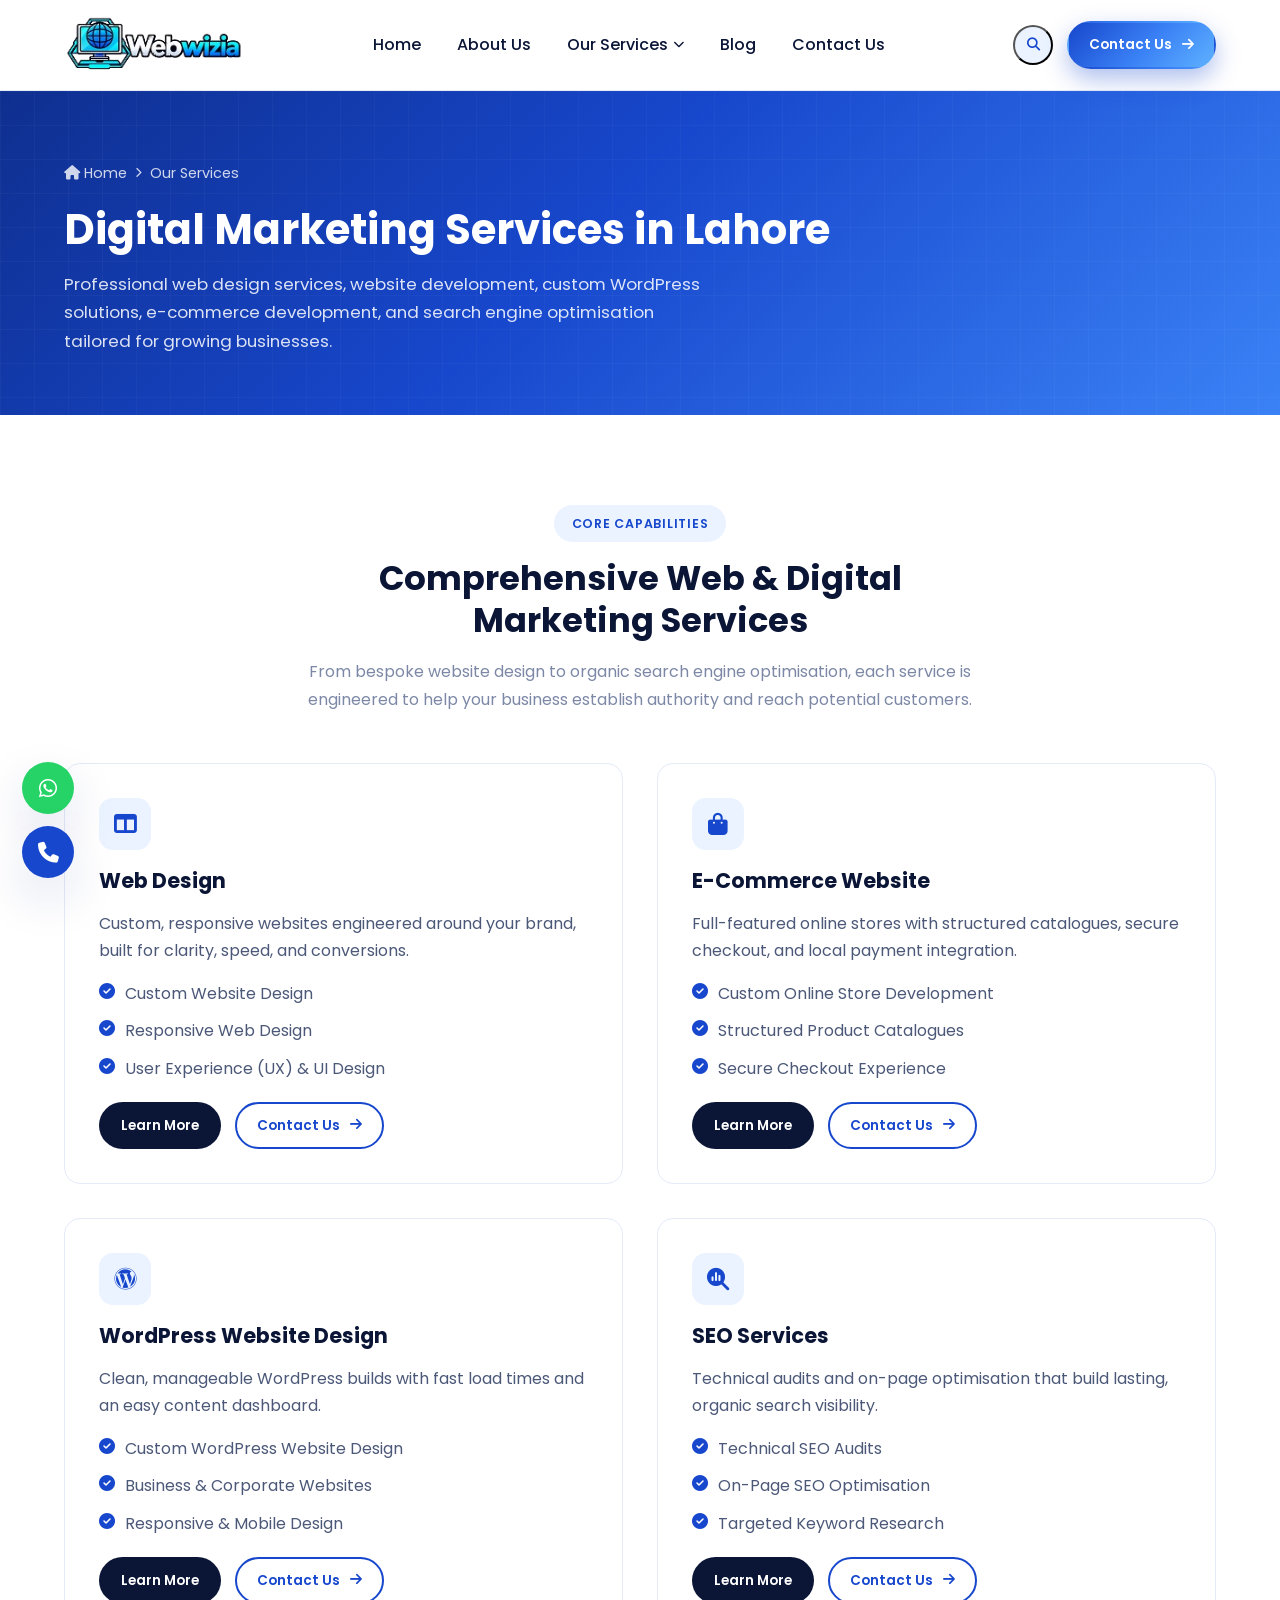
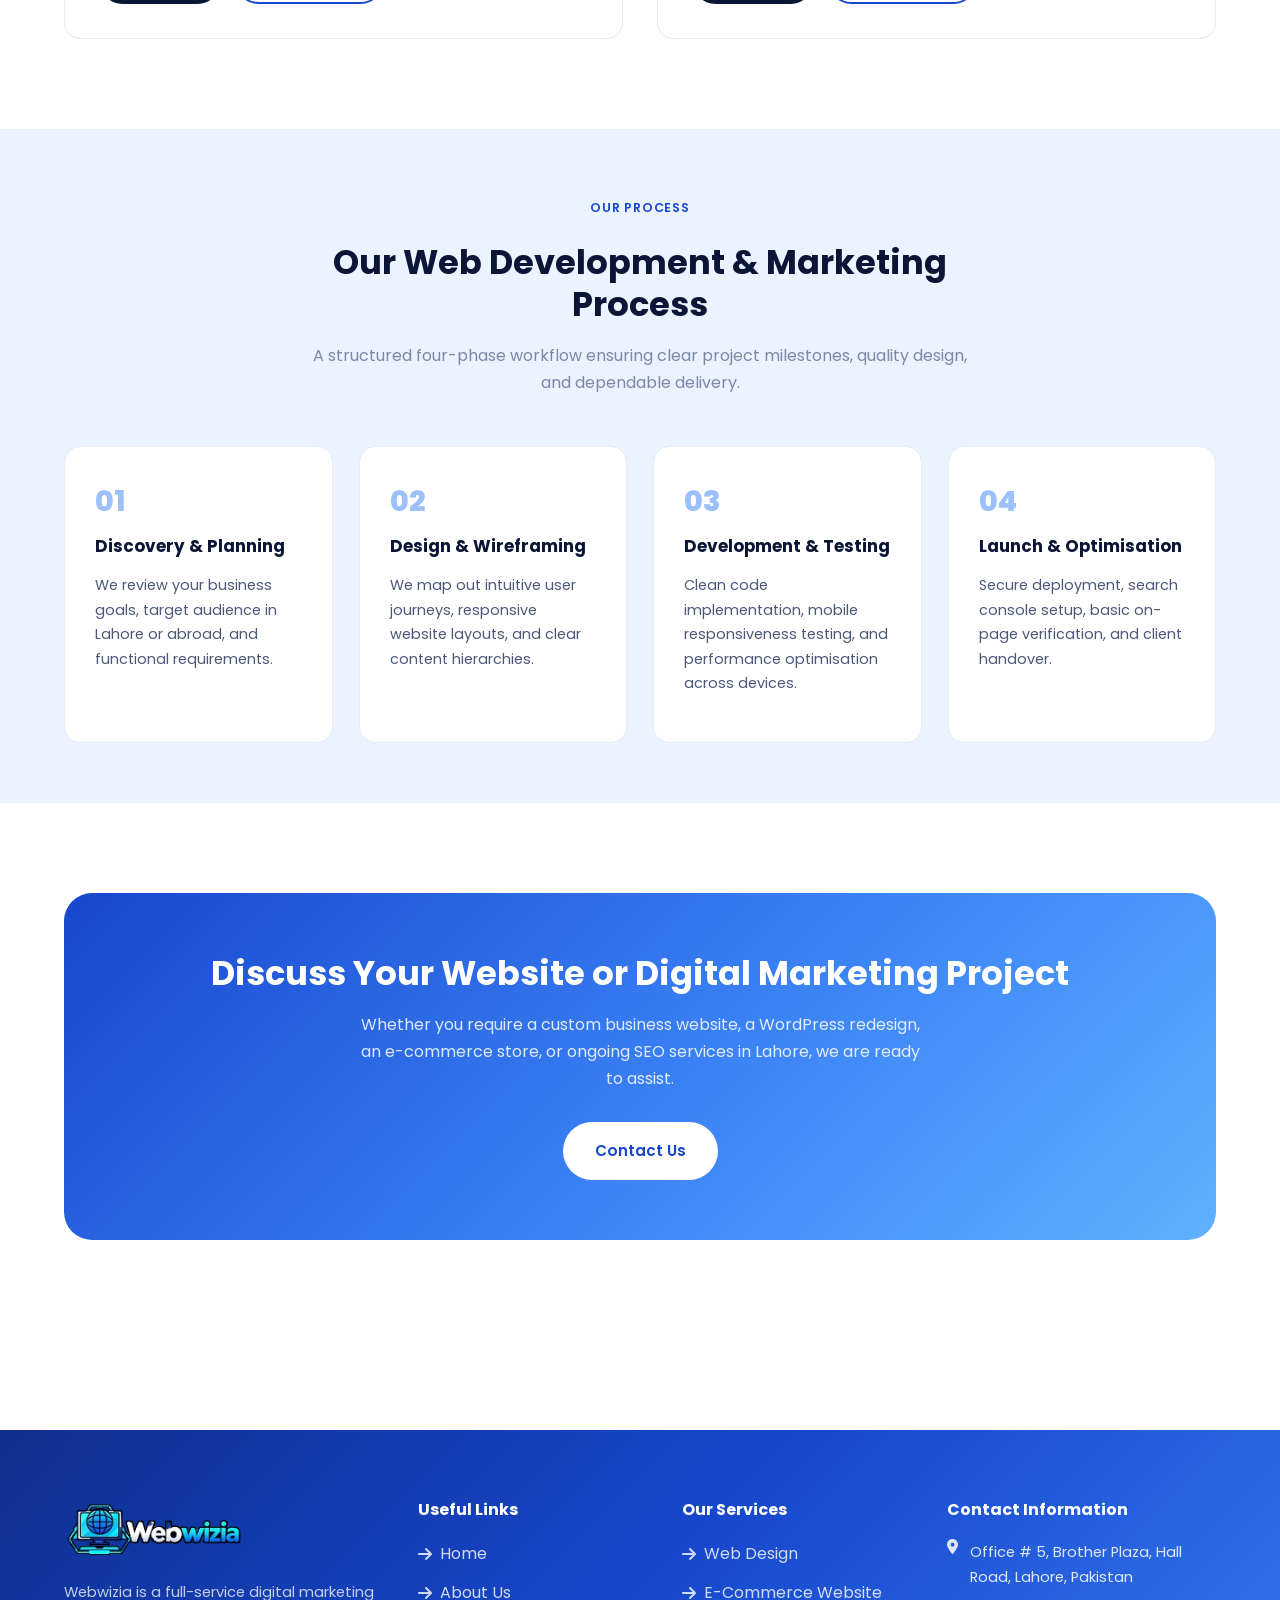
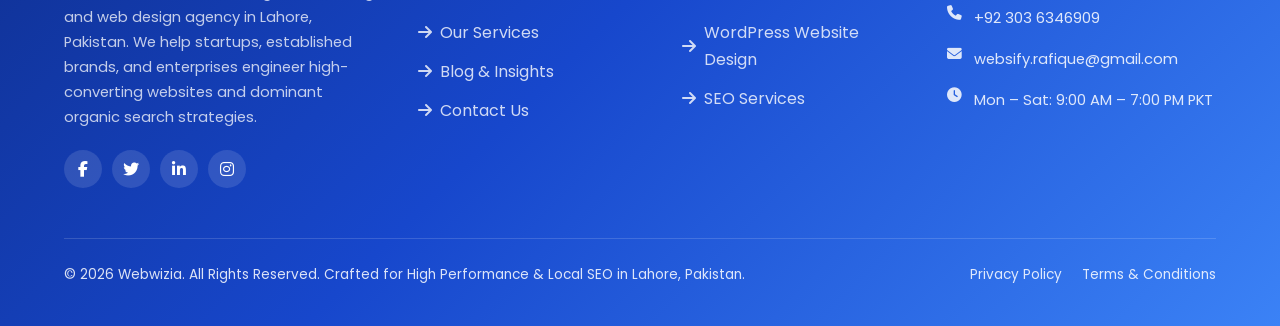
<file: services.html>
<!DOCTYPE html>
<html lang="en">
<head>
<meta charset="UTF-8">
<meta name="viewport" content="width=device-width, initial-scale=1.0">
<title>Our Services | Web Design, WordPress, E-Commerce &amp; SEO in Lahore</title>
<meta name="description" content="Explore Webwizia's digital marketing services in Lahore: custom web design, WordPress website design, e-commerce development, and SEO services for Pakistani businesses.">
<meta name="keywords" content="web design services lahore, wordpress development pakistan, ecommerce website lahore, seo services lahore">
<link rel="icon" type="image/png" href="favicon.png">
<link rel="preconnect" href="https://fonts.googleapis.com">
<link href="https://fonts.googleapis.com/css2?family=Poppins:wght@300;400;500;600;700;800&display=swap" rel="stylesheet">
<link rel="stylesheet" href="https://cdnjs.cloudflare.com/ajax/libs/font-awesome/6.5.1/css/all.min.css">
<link rel="stylesheet" href="css/style.css">
</head>
<body>
  <header class="site-header">
    <div class="header-inner">
      <a href="index.html" class="logo"><img class="webwizia-logo-img" src="logo.png" alt="Webwizia - Digital Agency"></a>
      <nav class="main-nav">
        <ul>
          <li><a class="nav-link" href="index.html">Home</a></li>
          <li><a class="nav-link" href="about.html">About Us</a></li>
          <li class="has-dropdown open">
            <a class="nav-link" href="services.html">Our Services <i class="fa-solid fa-chevron-down" style="font-size:.7rem"></i></a>
            <div class="dropdown">
              <a href="service-web-design.html">Web Design</a>
              <a href="service-ecommerce.html">E-Commerce Website</a>
              <a href="service-wordpress.html">WordPress Website Design</a>
              <a href="service-seo.html">SEO Services</a>
            </div>
          </li>
          <li><a class="nav-link" href="blog.html">Blog</a></li>
          <li><a class="nav-link" href="contact.html">Contact Us</a></li>
        </ul>
      </nav>
      <div class="header-actions">
        <button class="icon-btn" aria-label="Search"><i class="fa-solid fa-magnifying-glass"></i></button>
        <a href="contact.html" class="btn btn-primary btn-sm">Contact Us <i class="fa-solid fa-arrow-right"></i></a>
        <button class="menu-toggle" aria-label="Menu">&#9776;</button>
      </div>
    </div>
  </header>

  <section class="page-banner">
    <div class="container">
      <div class="breadcrumb"><a href="index.html"><i class="fa-solid fa-house"></i> Home</a> <i class="fa-solid fa-chevron-right" style="font-size:.65rem"></i> <span>Our Services</span></div>
      <h1>Digital Marketing Services in Lahore</h1>
      <p class="lead">Professional web design services, website development, custom WordPress solutions, e-commerce development, and search engine optimisation tailored for growing businesses.</p>
    </div>
  </section>

  <section class="section">
    <div class="container">
      <div class="section-head">
        <span class="tag">Core Capabilities</span>
        <h2>Comprehensive Web &amp; Digital Marketing Services</h2>
        <p>From bespoke website design to organic search engine optimisation, each service is engineered to help your business establish authority and reach potential customers.</p>
      </div>
      <div class="grid-2"><div class="card">
          <div class="icon-tile"><i class="fa-solid fa-table-columns"></i></div>
          <h3>Web Design</h3>
          <p>Custom, responsive websites engineered around your brand, built for clarity, speed, and conversions.</p>
          <ul class="check-list"><li><i class="fa-solid fa-circle-check"></i> Custom Website Design</li><li><i class="fa-solid fa-circle-check"></i> Responsive Web Design</li><li><i class="fa-solid fa-circle-check"></i> User Experience (UX) &amp; UI Design</li></ul>
          <div style="display:flex;gap:14px;margin-top:20px;">
            <a href="service-web-design.html" class="btn btn-dark btn-sm">Learn More</a>
            <a href="contact.html" class="btn btn-outline btn-sm">Contact Us <i class="fa-solid fa-arrow-right"></i></a>
          </div>
        </div><div class="card">
          <div class="icon-tile"><i class="fa-solid fa-bag-shopping"></i></div>
          <h3>E-Commerce Website</h3>
          <p>Full-featured online stores with structured catalogues, secure checkout, and local payment integration.</p>
          <ul class="check-list"><li><i class="fa-solid fa-circle-check"></i> Custom Online Store Development</li><li><i class="fa-solid fa-circle-check"></i> Structured Product Catalogues</li><li><i class="fa-solid fa-circle-check"></i> Secure Checkout Experience</li></ul>
          <div style="display:flex;gap:14px;margin-top:20px;">
            <a href="service-ecommerce.html" class="btn btn-dark btn-sm">Learn More</a>
            <a href="contact.html" class="btn btn-outline btn-sm">Contact Us <i class="fa-solid fa-arrow-right"></i></a>
          </div>
        </div><div class="card">
          <div class="icon-tile"><i class="fa-brands fa-wordpress"></i></div>
          <h3>WordPress Website Design</h3>
          <p>Clean, manageable WordPress builds with fast load times and an easy content dashboard.</p>
          <ul class="check-list"><li><i class="fa-solid fa-circle-check"></i> Custom WordPress Website Design</li><li><i class="fa-solid fa-circle-check"></i> Business &amp; Corporate Websites</li><li><i class="fa-solid fa-circle-check"></i> Responsive &amp; Mobile Design</li></ul>
          <div style="display:flex;gap:14px;margin-top:20px;">
            <a href="service-wordpress.html" class="btn btn-dark btn-sm">Learn More</a>
            <a href="contact.html" class="btn btn-outline btn-sm">Contact Us <i class="fa-solid fa-arrow-right"></i></a>
          </div>
        </div><div class="card">
          <div class="icon-tile"><i class="fa-solid fa-magnifying-glass-chart"></i></div>
          <h3>SEO Services</h3>
          <p>Technical audits and on-page optimisation that build lasting, organic search visibility.</p>
          <ul class="check-list"><li><i class="fa-solid fa-circle-check"></i> Technical SEO Audits</li><li><i class="fa-solid fa-circle-check"></i> On-Page SEO Optimisation</li><li><i class="fa-solid fa-circle-check"></i> Targeted Keyword Research</li></ul>
          <div style="display:flex;gap:14px;margin-top:20px;">
            <a href="service-seo.html" class="btn btn-dark btn-sm">Learn More</a>
            <a href="contact.html" class="btn btn-outline btn-sm">Contact Us <i class="fa-solid fa-arrow-right"></i></a>
          </div>
        </div></div>
    </div>
  </section>

  <section class="section section-tight" style="background:var(--sky-light);">
    <div class="container">
      <div class="section-head">
        <span class="tag">Our Process</span>
        <h2>Our Web Development &amp; Marketing Process</h2>
        <p>A structured four-phase workflow ensuring clear project milestones, quality design, and dependable delivery.</p>
      </div>
      <div class="grid-4">
        <div class="step-card"><div class="step-num">01</div><h3 style="font-size:1.05rem;">Discovery &amp; Planning</h3><p style="font-size:.9rem;">We review your business goals, target audience in Lahore or abroad, and functional requirements.</p></div>
        <div class="step-card"><div class="step-num">02</div><h3 style="font-size:1.05rem;">Design &amp; Wireframing</h3><p style="font-size:.9rem;">We map out intuitive user journeys, responsive website layouts, and clear content hierarchies.</p></div>
        <div class="step-card"><div class="step-num">03</div><h3 style="font-size:1.05rem;">Development &amp; Testing</h3><p style="font-size:.9rem;">Clean code implementation, mobile responsiveness testing, and performance optimisation across devices.</p></div>
        <div class="step-card"><div class="step-num">04</div><h3 style="font-size:1.05rem;">Launch &amp; Optimisation</h3><p style="font-size:.9rem;">Secure deployment, search console setup, basic on-page verification, and client handover.</p></div>
      </div>
    </div>
  </section>

  <section class="section">
    <div class="container">
      <div class="cta-band">
        <h2>Discuss Your Website or Digital Marketing Project</h2>
        <p>Whether you require a custom business website, a WordPress redesign, an e-commerce store, or ongoing SEO services in Lahore, we are ready to assist.</p>
        <div class="cta-actions"><a href="contact.html" class="btn btn-white">Contact Us</a></div>
      </div>
    </div>
  </section>

  <footer class="site-footer">
    <div class="container">
      <div class="footer-grid">
        <div>
          <a href="index.html" class="logo footer-logo"><img class="webwizia-logo-img" src="logo.png" alt="Webwizia - Digital Agency"></a>
          <p style="color:rgba(255,255,255,.75);font-size:.92rem;">Webwizia is a full-service digital marketing and web design agency in Lahore, Pakistan. We help startups, established brands, and enterprises engineer high-converting websites and dominant organic search strategies.</p>
          <div class="social-row">
            <a href="https://www.facebook.com" target="_blank" rel="noopener" aria-label="Facebook"><i class="fa-brands fa-facebook-f"></i></a>
            <a href="https://twitter.com" target="_blank" rel="noopener" aria-label="Twitter"><i class="fa-brands fa-twitter"></i></a>
            <a href="https://www.linkedin.com" target="_blank" rel="noopener" aria-label="LinkedIn"><i class="fa-brands fa-linkedin-in"></i></a>
            <a href="https://www.instagram.com" target="_blank" rel="noopener" aria-label="Instagram"><i class="fa-brands fa-instagram"></i></a>
          </div>
        </div>
        <div>
          <h4>Useful Links</h4>
          <ul class="footer-links">
            <li><a href="index.html"><i class="fa-solid fa-arrow-right"></i> Home</a></li>
            <li><a href="about.html"><i class="fa-solid fa-arrow-right"></i> About Us</a></li>
            <li><a href="services.html"><i class="fa-solid fa-arrow-right"></i> Our Services</a></li>
            <li><a href="blog.html"><i class="fa-solid fa-arrow-right"></i> Blog &amp; Insights</a></li>
            <li><a href="contact.html"><i class="fa-solid fa-arrow-right"></i> Contact Us</a></li>
          </ul>
        </div>
        <div>
          <h4>Our Services</h4>
          <ul class="footer-links">
            <li><a href="service-web-design.html"><i class="fa-solid fa-arrow-right"></i> Web Design</a></li>
            <li><a href="service-ecommerce.html"><i class="fa-solid fa-arrow-right"></i> E-Commerce Website</a></li>
            <li><a href="service-wordpress.html"><i class="fa-solid fa-arrow-right"></i> WordPress Website Design</a></li>
            <li><a href="service-seo.html"><i class="fa-solid fa-arrow-right"></i> SEO Services</a></li>
          </ul>
        </div>
        <div>
          <h4>Contact Information</h4>
          <ul class="footer-contact">
            <li><i class="fa-solid fa-location-dot"></i> Office # 5, Brother Plaza, Hall Road, Lahore, Pakistan</li>
            <li><i class="fa-solid fa-phone"></i> +92 303 6346909</li>
            <li><i class="fa-solid fa-envelope"></i> websify.rafique@gmail.com</li>
            <li><i class="fa-solid fa-clock"></i> Mon &ndash; Sat: 9:00 AM &ndash; 7:00 PM PKT</li>
          </ul>
        </div>
      </div>
      <div class="footer-bottom">
        <p>&copy; 2026 Webwizia. All Rights Reserved. Crafted for High Performance &amp; Local SEO in Lahore, Pakistan.</p>
        <div style="display:flex;gap:20px;">
          <a href="contact.html#contactForm">Privacy Policy</a>
          <a href="contact.html#contactForm">Terms &amp; Conditions</a>
        </div>
      </div>
    </div>
  </footer>
  <div class="floating-btns">
    <a href="https://wa.me/923036346909" class="fab-whatsapp" aria-label="WhatsApp"><i class="fa-brands fa-whatsapp"></i></a>
    <a href="tel:+923036346909" class="fab-call" aria-label="Call"><i class="fa-solid fa-phone"></i></a>
  </div>
  <button class="back-to-top" aria-label="Back to top"><i class="fa-solid fa-arrow-up"></i></button>
  <script src="js/main.js"></script>
</body>
</html>
</file>
<file: css/style.css>
/* ==========================================================================
   Webwizia — Digital Marketing & Web Design Agency
   Main Stylesheet
   ========================================================================== */

:root{
  --primary:#1747cc;
  --primary-dark:#0f2f8f;
  --primary-light:#3b82f6;
  --sky:#5eb1ff;
  --sky-light:#eaf3ff;
  --ink:#0b1637;
  --text:#4b5878;
  --text-light:#7c88a6;
  --white:#ffffff;
  --success:#25d366;
  --border:#e4ebf7;
  --shadow:0 10px 30px rgba(17,49,140,.08);
  --shadow-lg:0 20px 50px rgba(17,49,140,.14);
  --radius:16px;
  --radius-sm:10px;
  --grad:linear-gradient(135deg,#1747cc 0%,#3b82f6 55%,#5eb1ff 100%);
  --grad-soft:linear-gradient(135deg,#0f2f8f 0%,#1747cc 45%,#3b82f6 100%);
}

*,*::before,*::after{box-sizing:border-box;}
html{scroll-behavior:smooth;}
body{
  margin:0;
  font-family:'Poppins',sans-serif;
  color:var(--text);
  background:var(--white);
  line-height:1.7;
  font-size:16px;
  overflow-x:hidden;
}
h1,h2,h3,h4,h5{
  font-family:'Poppins',sans-serif;
  color:var(--ink);
  font-weight:700;
  line-height:1.25;
  margin:0 0 16px;
}
h1{font-size:2.6rem;}
h2{font-size:2.1rem;}
h3{font-size:1.3rem;}
p{margin:0 0 16px;}
a{text-decoration:none;color:inherit;}
ul{list-style:none;margin:0;padding:0;}
img{max-width:100%;display:block;}
.container{width:100%;max-width:1200px;margin:0 auto;padding:0 24px;}
.section{padding:90px 0;}
.section-tight{padding:60px 0;}
.text-center{text-align:center;}
.tag{
  display:inline-flex;align-items:center;gap:8px;
  background:var(--sky-light);color:var(--primary);
  font-weight:600;font-size:.78rem;letter-spacing:.06em;text-transform:uppercase;
  padding:8px 18px;border-radius:99px;margin-bottom:16px;
}
.section-head{max-width:680px;margin:0 auto 50px;text-align:center;}
.section-head p{color:var(--text-light);}

/* Buttons */
.btn{
  display:inline-flex;align-items:center;justify-content:center;gap:10px;
  padding:14px 30px;border-radius:99px;font-weight:600;font-size:.95rem;
  border:2px solid transparent;cursor:pointer;transition:.25s ease;white-space:nowrap;
}
.btn-primary{background:var(--grad);color:#fff;box-shadow:0 10px 25px rgba(23,71,204,.35);}
.btn-primary:hover{transform:translateY(-3px);box-shadow:0 16px 30px rgba(23,71,204,.4);}
.btn-outline{background:transparent;border-color:var(--primary);color:var(--primary);}
.btn-outline:hover{background:var(--primary);color:#fff;}
.btn-white{background:#fff;color:var(--primary);}
.btn-white:hover{transform:translateY(-3px);box-shadow:0 12px 25px rgba(0,0,0,.15);}
.btn-ghost-light{background:rgba(255,255,255,.12);border-color:rgba(255,255,255,.5);color:#fff;}
.btn-ghost-light:hover{background:#fff;color:var(--primary);}
.btn-dark{background:var(--ink);color:#fff;}
.btn-sm{padding:10px 20px;font-size:.85rem;}

/* ===== Header ===== */
.site-header{
  position:sticky;top:0;left:0;right:0;z-index:1000;
  background:rgba(255,255,255,.92);backdrop-filter:blur(10px);
  border-bottom:1px solid var(--border);
  transition:.25s ease;
}
.site-header.scrolled{box-shadow:0 8px 24px rgba(15,30,80,.08);}
.header-inner{display:flex;align-items:center;justify-content:space-between;padding:14px 24px;max-width:1200px;margin:0 auto;}
.logo{display:flex;align-items:center;gap:10px;}
.logo .logo-icon{width:44px;height:44px;flex:none;}
.logo .logo-text{display:flex;flex-direction:column;line-height:1;}
.logo .logo-text .name{font-size:1.35rem;font-weight:800;color:var(--ink);}
.logo .logo-text .name span{color:var(--primary);}
.logo .logo-text .sub{font-size:.6rem;letter-spacing:.18em;color:var(--text-light);font-weight:600;margin-top:3px;}

.main-nav{display:flex;align-items:center;gap:6px;}
.main-nav ul{display:flex;align-items:center;gap:4px;}
.main-nav a.nav-link{
  padding:10px 16px;border-radius:8px;font-weight:500;color:var(--ink);
  display:flex;align-items:center;gap:5px;transition:.2s;
}
.main-nav a.nav-link:hover,.main-nav li.active>a.nav-link{color:var(--primary);}
.has-dropdown{position:relative;}
.dropdown{
  position:absolute;top:calc(100% + 12px);left:0;background:#fff;min-width:250px;
  border-radius:var(--radius-sm);box-shadow:var(--shadow-lg);padding:10px;
  opacity:0;visibility:hidden;transform:translateY(10px);transition:.25s ease;
  border:1px solid var(--border);
}
.has-dropdown:hover .dropdown{opacity:1;visibility:visible;transform:translateY(0);}
.dropdown a{display:block;padding:11px 14px;border-radius:8px;font-size:.92rem;color:var(--text);font-weight:500;}
.dropdown a:hover{background:var(--sky-light);color:var(--primary);}
.header-actions{display:flex;align-items:center;gap:14px;}
.icon-btn{width:40px;height:40px;border-radius:50%;display:flex;align-items:center;justify-content:center;background:var(--sky-light);color:var(--primary);flex:none;}
.menu-toggle{display:none;background:none;border:none;font-size:1.6rem;color:var(--ink);cursor:pointer;}

@media(max-width:991px){
  .main-nav{position:fixed;top:74px;left:0;right:0;bottom:0;background:#fff;flex-direction:column;align-items:stretch;padding:20px;transform:translateX(-100%);transition:.3s ease;overflow-y:auto;}
  .main-nav.open{transform:translateX(0);}
  .main-nav ul{flex-direction:column;align-items:stretch;gap:0;}
  .main-nav a.nav-link{padding:14px 8px;border-bottom:1px solid var(--border);}
  .dropdown{position:static;opacity:1;visibility:visible;transform:none;box-shadow:none;display:none;border:none;padding:0 0 0 14px;}
  .has-dropdown.open .dropdown{display:block;}
  .menu-toggle{display:block;}
  .header-actions .btn{display:none;}
}

/* ===== Hero (Home) ===== */
.hero{
  position:relative;overflow:hidden;background:var(--sky-light);
  padding:70px 0 0;
}
.hero-grid{display:grid;grid-template-columns:1.05fr .95fr;gap:50px;align-items:center;}
.hero-eyebrow{display:inline-flex;align-items:center;gap:8px;background:#fff;border:1px solid var(--border);padding:8px 16px;border-radius:99px;font-size:.8rem;font-weight:600;color:var(--primary);margin-bottom:22px;box-shadow:var(--shadow);}
.hero h1{font-size:3rem;margin-bottom:20px;}
.hero h1 .accent{color:var(--primary);}
.hero p.lead{font-size:1.08rem;color:var(--text-light);max-width:520px;margin-bottom:32px;}
.hero-cta{display:flex;gap:16px;flex-wrap:wrap;margin-bottom:40px;}
.hero-media{position:relative;}
.hero-media img{border-radius:24px;box-shadow:var(--shadow-lg);width:100%;height:420px;object-fit:cover;}
.hero-badge{
  position:absolute;bottom:-24px;left:-24px;background:#fff;padding:18px 22px;border-radius:16px;
  box-shadow:var(--shadow-lg);display:flex;align-items:center;gap:14px;
}
.hero-badge .num{font-size:1.6rem;font-weight:800;color:var(--primary);}
.hero-badge .lbl{font-size:.75rem;color:var(--text-light);font-weight:600;}
.stats-strip{background:var(--grad-soft);margin-top:60px;}
.stats-strip .container{display:flex;justify-content:space-around;flex-wrap:wrap;gap:20px;padding:34px 24px;}
.stats-strip .stat{text-align:center;color:#fff;}
.stats-strip .stat .n{font-size:2rem;font-weight:800;}
.stats-strip .stat .l{font-size:.8rem;opacity:.85;letter-spacing:.05em;text-transform:uppercase;}

/* ===== Hero v2 (creative template style) ===== */
:root{ --coral:#ff4d6d; }
.hero-v2{position:relative;overflow:hidden;background:var(--sky-light);padding:80px 0 0;}
.hero-v2-grid{display:grid;grid-template-columns:.95fr 1.05fr;gap:40px;align-items:center;position:relative;z-index:3;}
.hero-v2-media{position:relative;display:flex;justify-content:center;}
.hero-v2-media .shape{position:absolute;border-radius:50%;z-index:0;}
.hero-v2-media .shape-1{width:340px;height:340px;background:radial-gradient(circle,#dbe8ff 0%,transparent 70%);top:10%;left:8%;}
.hero-v2-media .shape-2{width:70px;height:70px;border:8px solid var(--sky);opacity:.5;top:2%;left:18%;border-radius:14px;transform:rotate(20deg);}
.hero-v2-media .shape-3{width:26px;height:26px;background:var(--coral);opacity:.35;border-radius:50%;bottom:20%;right:6%;}
.hero-v2-media .shape-4{width:18px;height:18px;background:var(--primary-light);opacity:.5;border-radius:4px;top:36%;right:2%;transform:rotate(20deg);}
.hero-v2-media img{position:relative;z-index:2;width:100%;max-width:440px;object-fit:cover;filter:drop-shadow(0 30px 40px rgba(15,30,80,.18));}
.hero-v2-content{position:relative;z-index:3;}
.hero-v2-content h1{font-size:2.9rem;margin-bottom:20px;}
.hero-v2-content h1 .accent{color:var(--coral);}
.hero-v2-content p.lead{color:var(--text-light);max-width:480px;margin-bottom:34px;}
.hero-v2-cta{display:flex;align-items:center;gap:22px;flex-wrap:wrap;margin-bottom:20px;}
.play-link{display:flex;align-items:center;gap:12px;font-weight:700;font-size:.85rem;letter-spacing:.03em;color:var(--ink);}
.play-circle{width:46px;height:46px;border-radius:50%;border:2px solid var(--primary);display:flex;align-items:center;justify-content:center;color:var(--primary);flex:none;}
.hero-v2-wave-wrap{position:relative;margin-top:50px;}
.hero-v2-wave{background:var(--grad-soft);position:relative;overflow:hidden;border-radius:100% 100% 0 0/90px 90px 0 0;padding:38px 0 34px;}
.hero-v2-wave .container{display:flex;justify-content:flex-end;gap:60px;flex-wrap:wrap;padding-right:60px;}
.hero-v2-wave .stat{text-align:left;}
.hero-v2-wave .stat .n{font-size:2.2rem;font-weight:800;color:var(--coral);}
.hero-v2-wave .stat .l{font-size:.78rem;color:#fff;letter-spacing:.06em;text-transform:uppercase;font-weight:600;}

@media(max-width:991px){
  .hero-v2-grid{grid-template-columns:1fr;text-align:center;}
  .hero-v2-content p.lead{margin-left:auto;margin-right:auto;}
  .hero-v2-cta{justify-content:center;}
  .hero-v2-wave .container{justify-content:center;padding-right:24px;text-align:center;}
}
@media(max-width:600px){
  .hero-v2-wave .container{gap:28px;}
  .hero-v2-content h1{font-size:2.1rem;}
}

/* ===== Page banner (inner pages) ===== */
.page-banner{
  background:var(--grad-soft);
  background-image:var(--grad-soft), radial-gradient(circle at 15% 20%, rgba(255,255,255,.12) 0, transparent 45%);
  padding:70px 0 60px;color:#fff;position:relative;overflow:hidden;
}
.page-banner::after{
  content:"";position:absolute;inset:0;
  background-image:linear-gradient(rgba(255,255,255,.06) 1px, transparent 1px),linear-gradient(90deg, rgba(255,255,255,.06) 1px, transparent 1px);
  background-size:34px 34px;opacity:.5;pointer-events:none;
}
.breadcrumb{display:flex;align-items:center;gap:8px;font-size:.9rem;color:rgba(255,255,255,.8);margin-bottom:18px;position:relative;}
.breadcrumb a{color:rgba(255,255,255,.8);}
.breadcrumb a:hover{color:#fff;}
.page-banner h1{color:#fff;font-size:2.6rem;margin-bottom:14px;position:relative;}
.page-banner .lead{color:rgba(255,255,255,.85);max-width:640px;font-size:1.05rem;position:relative;margin:0;}
.service-badge{display:inline-block;background:rgba(255,255,255,.18);padding:5px 14px;border-radius:99px;font-size:.72rem;font-weight:700;letter-spacing:.05em;margin-left:10px;vertical-align:middle;}

/* ===== Cards / grids ===== */
.grid-2{display:grid;grid-template-columns:1fr 1fr;gap:34px;}
.grid-3{display:grid;grid-template-columns:repeat(3,1fr);gap:30px;}
.grid-4{display:grid;grid-template-columns:repeat(4,1fr);gap:26px;}
.grid-5{display:grid;grid-template-columns:repeat(5,1fr);gap:22px;}
.card{background:#fff;border:1px solid var(--border);border-radius:var(--radius);padding:34px;transition:.25s ease;}
.card:hover{box-shadow:var(--shadow-lg);transform:translateY(-4px);}
.icon-tile{width:52px;height:52px;border-radius:14px;background:var(--sky-light);color:var(--primary);display:flex;align-items:center;justify-content:center;font-size:1.4rem;margin-bottom:18px;}
.check-list li{display:flex;align-items:flex-start;gap:10px;margin-bottom:10px;color:var(--text);}
.check-list li i{color:var(--primary);margin-top:3px;}

.split{display:grid;grid-template-columns:1fr 1fr;gap:60px;align-items:center;}
.split-media img{border-radius:20px;box-shadow:var(--shadow);width:100%;height:340px;object-fit:cover;}
.about-panel{background:var(--sky-light);border-radius:var(--radius);padding:36px;}

.step-card{background:#fff;border:1px solid var(--border);border-radius:var(--radius);padding:30px;position:relative;}
.step-card .step-num{font-size:1.8rem;font-weight:800;color:var(--primary-light);opacity:.5;margin-bottom:10px;}

.benefit-card{background:var(--sky-light);border-radius:var(--radius);padding:28px;}
.benefit-card .num-badge{width:38px;height:38px;border-radius:10px;background:var(--primary);color:#fff;display:flex;align-items:center;justify-content:center;font-weight:700;font-size:.85rem;margin-bottom:14px;}

.tech-strip{display:flex;flex-wrap:wrap;justify-content:center;gap:14px;}
.tech-pill{border:1px solid var(--border);padding:10px 22px;border-radius:99px;font-size:.85rem;font-weight:600;color:var(--text);}

/* CTA band */
.cta-band{background:var(--grad);color:#fff;border-radius:28px;padding:60px;text-align:center;}
.cta-band h2{color:#fff;}
.cta-band p{color:rgba(255,255,255,.85);max-width:560px;margin:0 auto 30px;}
.cta-actions{display:flex;gap:16px;justify-content:center;flex-wrap:wrap;}

/* FAQ */
.faq-item{border:1px solid var(--border);border-radius:14px;margin-bottom:14px;overflow:hidden;}
.faq-q{display:flex;align-items:center;justify-content:space-between;padding:20px 24px;cursor:pointer;font-weight:600;color:var(--ink);background:#fff;}
.faq-q i{transition:.25s;color:var(--primary);}
.faq-item.open .faq-q i{transform:rotate(180deg);}
.faq-a{max-height:0;overflow:hidden;transition:.3s ease;padding:0 24px;color:var(--text-light);}
.faq-item.open .faq-a{max-height:300px;padding:0 24px 22px;}

/* Blog */
.blog-filters{display:flex;flex-wrap:wrap;gap:10px;margin-bottom:36px;}
.blog-filters button{border:1px solid var(--border);background:#fff;padding:9px 20px;border-radius:99px;font-weight:600;font-size:.85rem;cursor:pointer;color:var(--text);}
.blog-filters button.active{background:var(--primary);color:#fff;border-color:var(--primary);}
.blog-layout{display:grid;grid-template-columns:2.2fr 1fr;gap:40px;}
.post-card{background:#fff;border:1px solid var(--border);border-radius:var(--radius);overflow:hidden;margin-bottom:30px;transition:.2s;}
.post-card:hover{box-shadow:var(--shadow-lg);}
.post-card img{height:210px;width:100%;object-fit:cover;}
.post-card .post-body{padding:26px;}
.post-meta{display:flex;gap:16px;font-size:.8rem;color:var(--text-light);margin-bottom:10px;}
.post-cat{display:inline-block;background:var(--sky-light);color:var(--primary);font-size:.72rem;font-weight:700;padding:5px 12px;border-radius:99px;margin-bottom:12px;}
.featured-post{display:grid;grid-template-columns:1fr 1fr;gap:0;}
.featured-post img{height:100%;min-height:280px;}
.sidebar-box{background:#fff;border:1px solid var(--border);border-radius:var(--radius);padding:26px;margin-bottom:26px;}
.mini-post{display:flex;gap:12px;margin-bottom:16px;}
.mini-post img{width:64px;height:64px;border-radius:10px;object-fit:cover;flex:none;}
.mini-post .t{font-size:.86rem;font-weight:600;color:var(--ink);}
.mini-post .d{font-size:.72rem;color:var(--text-light);}
.cat-list li a{display:flex;justify-content:space-between;padding:11px 0;border-bottom:1px solid var(--border);color:var(--text);font-weight:500;}
.cat-list li:last-child a{border-bottom:none;}
.newsletter-box{background:var(--grad);color:#fff;border-radius:var(--radius);padding:28px;}
.newsletter-box h3{color:#fff;}

/* Blog single */
.blog-single-hero{background:var(--grad-soft);color:#fff;padding:60px 0;}
.blog-single-hero h1{color:#fff;font-size:2.2rem;}
.author-line{display:flex;align-items:center;gap:12px;margin-top:20px;}
.author-line img{width:44px;height:44px;border-radius:50%;object-fit:cover;}
.article-cover img{border-radius:20px;width:100%;height:380px;object-fit:cover;margin:-70px auto 40px;box-shadow:var(--shadow-lg);position:relative;z-index:2;}
.article-body{max-width:820px;margin:0 auto;}
.takeaway-box{background:var(--sky-light);border-radius:16px;padding:26px 30px;margin-bottom:36px;}
.takeaway-box h4{display:flex;align-items:center;gap:8px;color:var(--primary);margin-bottom:14px;font-size:1rem;}
.takeaway-box ul{display:grid;grid-template-columns:1fr 1fr;gap:10px;}
.takeaway-box li{display:flex;gap:8px;align-items:flex-start;font-size:.92rem;color:var(--text);}
.article-body h2{margin-top:36px;}
.article-body ul{margin-bottom:20px;}
.article-body ul li{display:flex;gap:10px;margin-bottom:10px;padding-left:0;}
.article-body ul li::before{content:"";}
.tags-row{display:flex;flex-wrap:wrap;gap:10px;margin:30px 0;}
.tag-pill{background:var(--sky-light);color:var(--primary);padding:7px 16px;border-radius:99px;font-size:.8rem;font-weight:600;}
.author-box{display:flex;gap:18px;background:var(--sky-light);border-radius:16px;padding:26px;margin:36px 0;}
.author-box img{width:64px;height:64px;border-radius:50%;object-fit:cover;}
.post-nav{display:flex;justify-content:space-between;gap:20px;margin:36px 0;}
.post-nav a{flex:1;border:1px solid var(--border);border-radius:14px;padding:16px 20px;font-weight:600;color:var(--ink);}
.post-nav a:hover{border-color:var(--primary);color:var(--primary);}

/* Contact */
.contact-wrap{display:grid;grid-template-columns:.85fr 1.15fr;border-radius:24px;overflow:hidden;box-shadow:var(--shadow-lg);}
.contact-info{background:var(--grad);color:#fff;padding:48px;}
.contact-info h2{color:#fff;}
.contact-item{display:flex;gap:16px;margin-bottom:26px;}
.contact-item .ic{width:44px;height:44px;border-radius:12px;background:rgba(255,255,255,.15);display:flex;align-items:center;justify-content:center;flex:none;}
.contact-form{background:#fff;padding:48px;}
.form-row{display:grid;grid-template-columns:1fr 1fr;gap:20px;margin-bottom:20px;}
.form-group label{display:block;font-weight:600;font-size:.88rem;color:var(--ink);margin-bottom:8px;}
.form-group input,.form-group select,.form-group textarea{
  width:100%;padding:13px 16px;border:1px solid var(--border);border-radius:10px;font-family:inherit;font-size:.92rem;background:#f8fafc;
}
.form-group textarea{resize:vertical;min-height:120px;}
.map-embed{border-radius:20px;overflow:hidden;margin-top:50px;box-shadow:var(--shadow);}
.map-embed iframe{width:100%;height:380px;border:0;display:block;}

/* Footer */
.site-footer{background:var(--grad-soft);color:rgba(255,255,255,.85);padding:70px 0 0;margin-top:100px;}
.footer-grid{display:grid;grid-template-columns:1.4fr 1fr 1fr 1.2fr;gap:40px;padding-bottom:50px;border-bottom:1px solid rgba(255,255,255,.15);}
.footer-grid h4{color:#fff;font-size:1rem;margin-bottom:20px;}
.footer-logo{display:flex;align-items:center;gap:10px;margin-bottom:18px;}
.footer-logo .name{color:#fff;font-weight:800;font-size:1.3rem;}
.footer-links li{margin-bottom:12px;}
.footer-links a{display:flex;align-items:center;gap:8px;color:rgba(255,255,255,.8);}
.footer-links a:hover{color:#fff;}
.footer-contact li{display:flex;gap:12px;margin-bottom:16px;color:rgba(255,255,255,.85);font-size:.92rem;}
.social-row{display:flex;gap:10px;margin-top:20px;}
.social-row a{width:38px;height:38px;border-radius:50%;background:rgba(255,255,255,.12);display:flex;align-items:center;justify-content:center;color:#fff;}
.social-row a:hover{background:#fff;color:var(--primary);}
.footer-bottom{display:flex;justify-content:space-between;padding:24px 0;font-size:.85rem;flex-wrap:wrap;gap:10px;}
.footer-bottom a{color:rgba(255,255,255,.85);}

.floating-btns{position:fixed;left:22px;bottom:22px;z-index:900;display:flex;flex-direction:column;gap:12px;}
.floating-btns a{width:52px;height:52px;border-radius:50%;display:flex;align-items:center;justify-content:center;color:#fff;font-size:1.3rem;box-shadow:var(--shadow-lg);}
.fab-whatsapp{background:var(--success);}
.fab-call{background:var(--primary);}
.back-to-top{position:fixed;right:22px;bottom:22px;width:48px;height:48px;border-radius:50%;background:var(--grad);color:#fff;display:flex;align-items:center;justify-content:center;box-shadow:var(--shadow-lg);opacity:0;visibility:hidden;transition:.3s;z-index:900;}
.back-to-top.show{opacity:1;visibility:visible;}

@media(max-width:991px){
  h1{font-size:2.1rem;}
  .hero-grid,.grid-3,.grid-4,.grid-5,.split,.grid-2,.blog-layout,.contact-wrap,.featured-post{grid-template-columns:1fr;}
  .hero h1{font-size:2.2rem;}
  .cta-band{padding:40px 24px;}
  .footer-grid{grid-template-columns:1fr 1fr;}
  .takeaway-box ul{grid-template-columns:1fr;}
  .hero-badge{position:static;margin-top:-40px;margin-left:20px;}
}
@media(max-width:600px){
  .footer-grid{grid-template-columns:1fr;}
  .form-row{grid-template-columns:1fr;}
  .section{padding:60px 0;}
}

/* Custom Webwizia brand assets */
.webwizia-logo-img{display:block;max-width:180px;width:180px;height:auto;object-fit:contain;}
.site-footer .webwizia-logo-img{filter:none;max-width:180px;}
@media(max-width:700px){.webwizia-logo-img{width:145px;max-width:145px;}}
</file>
